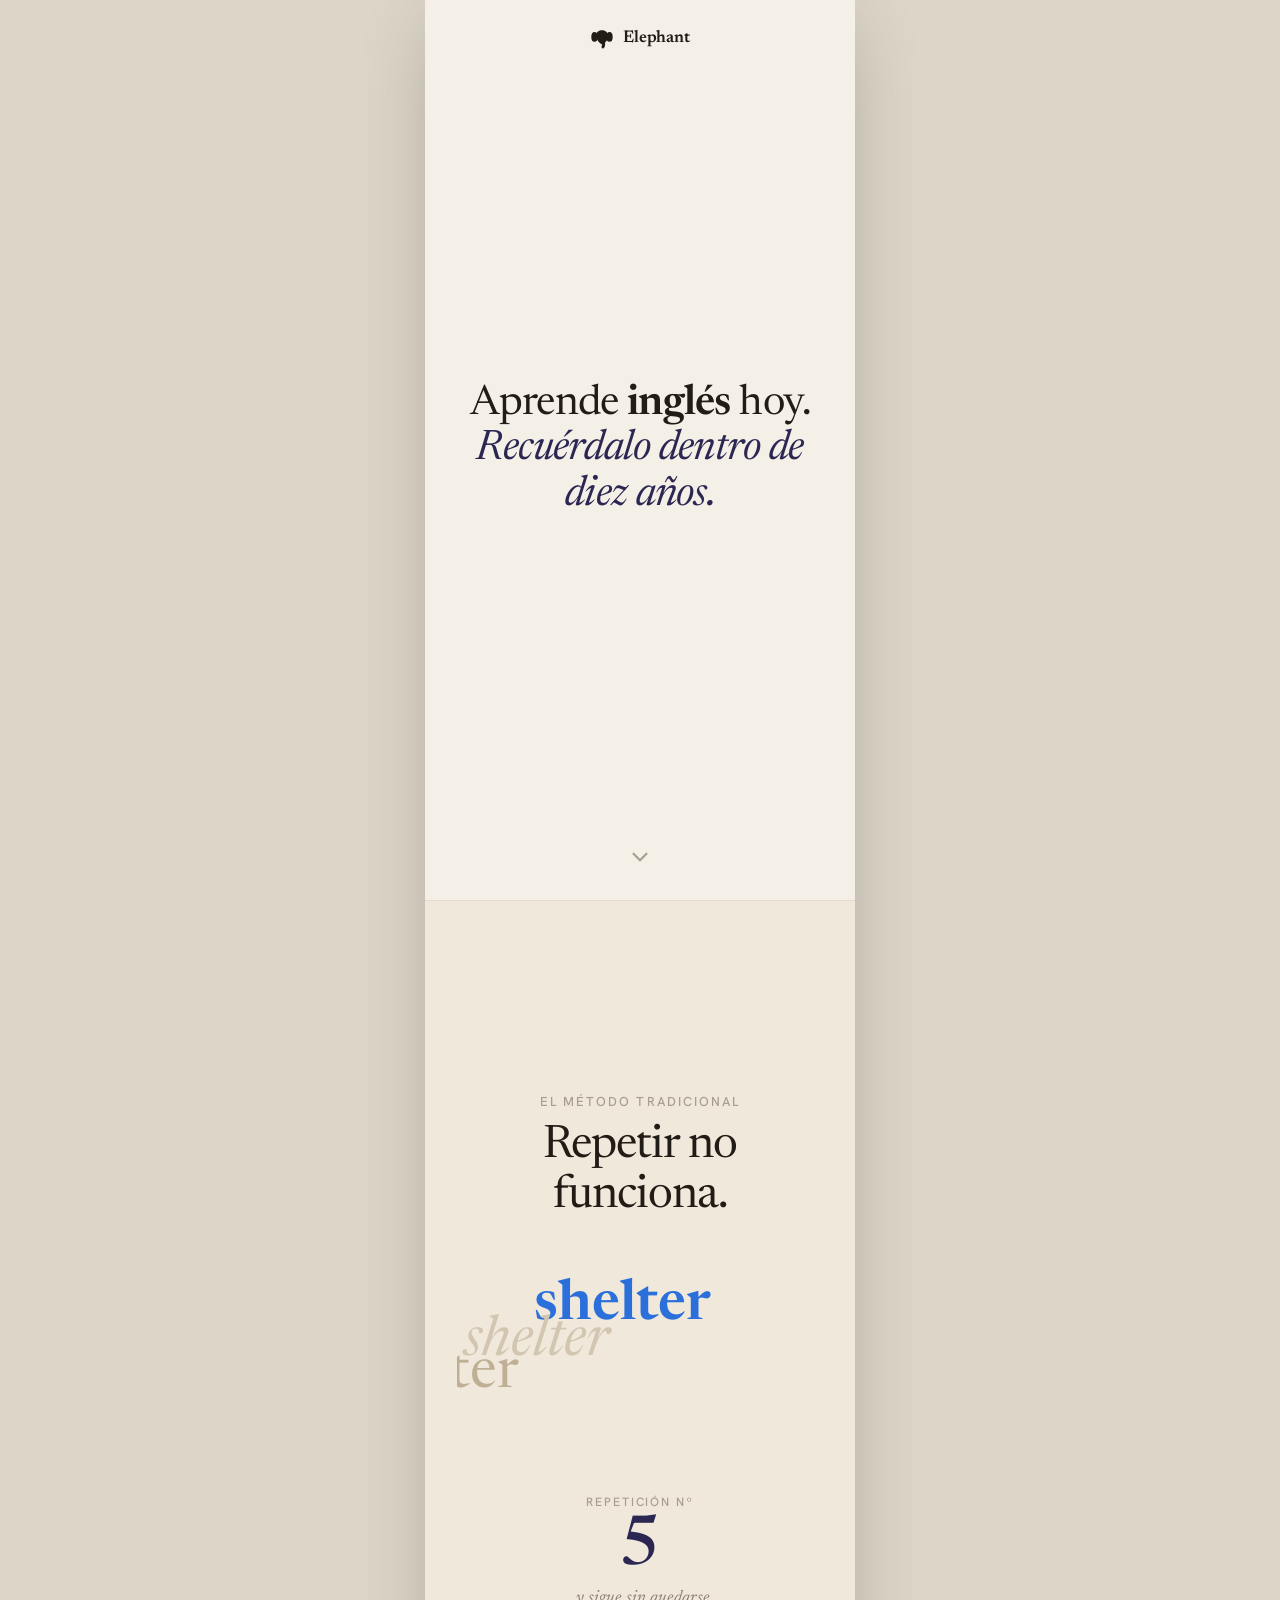
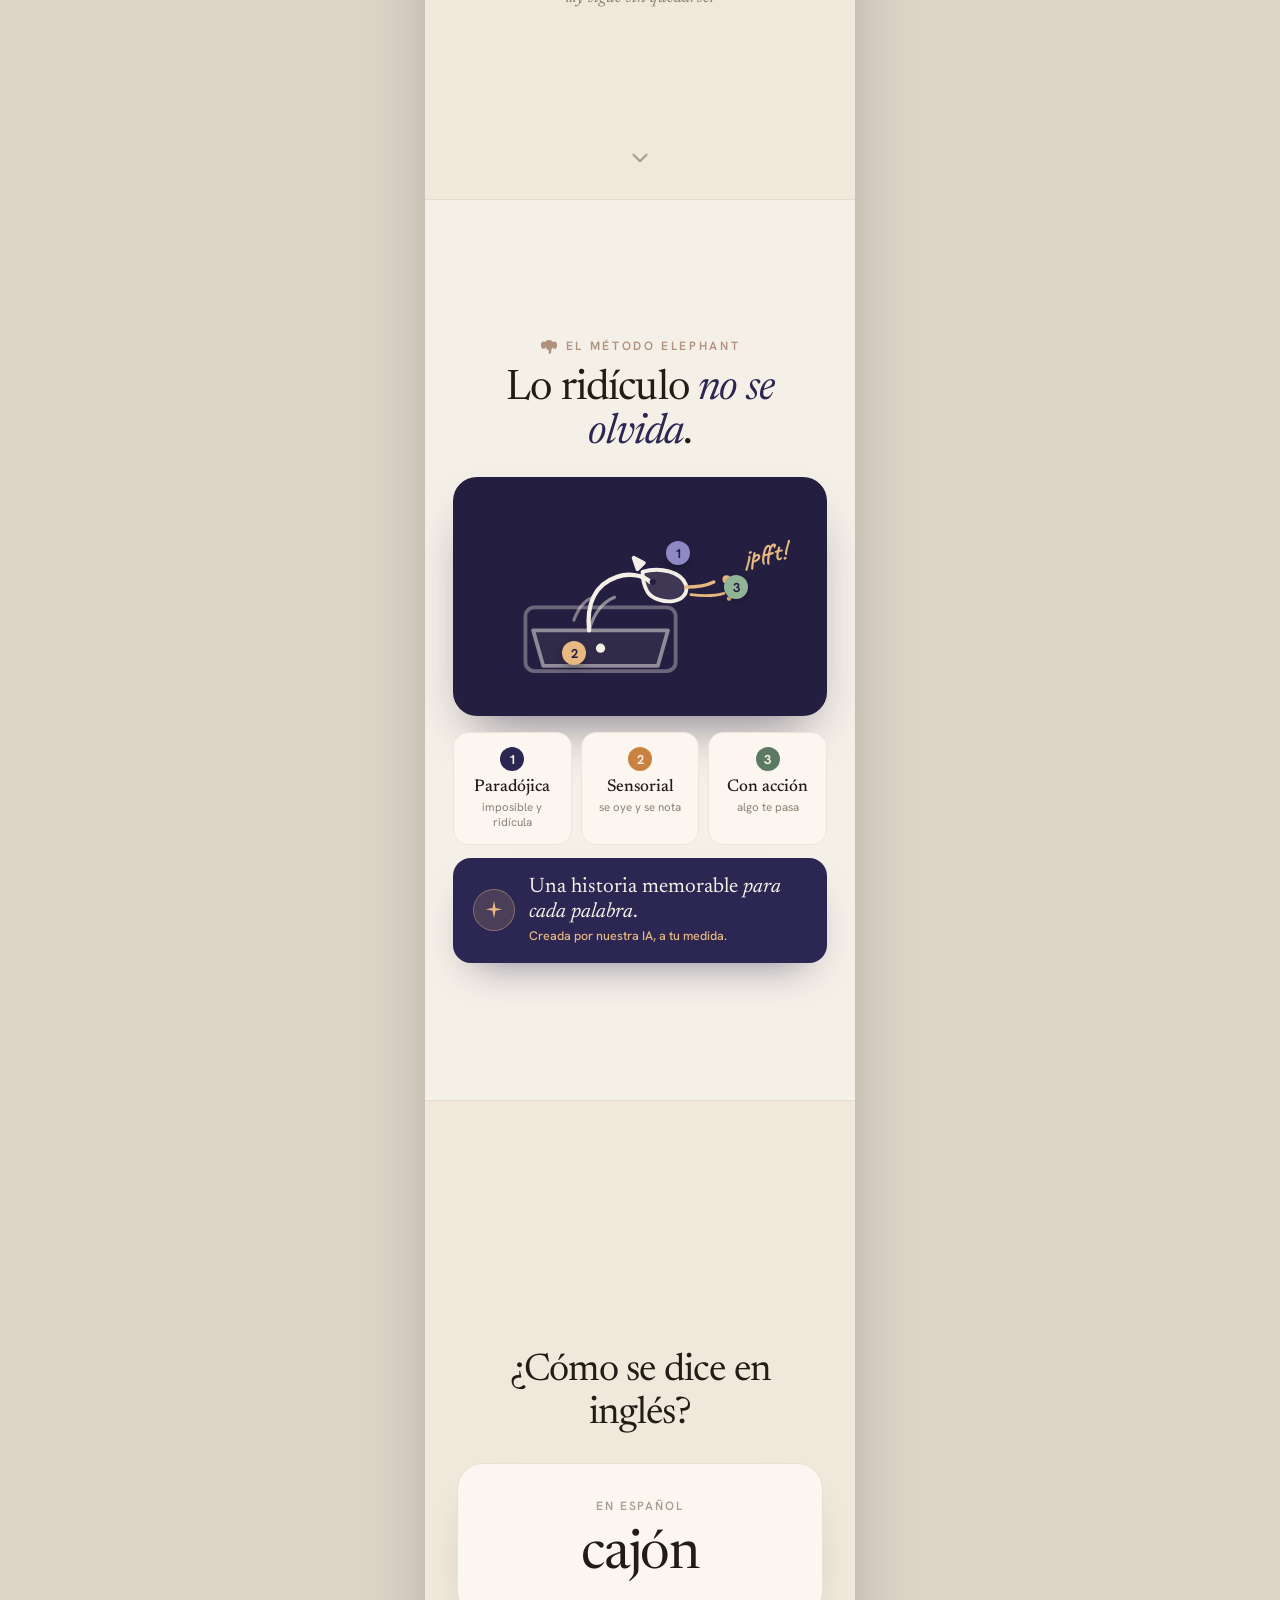
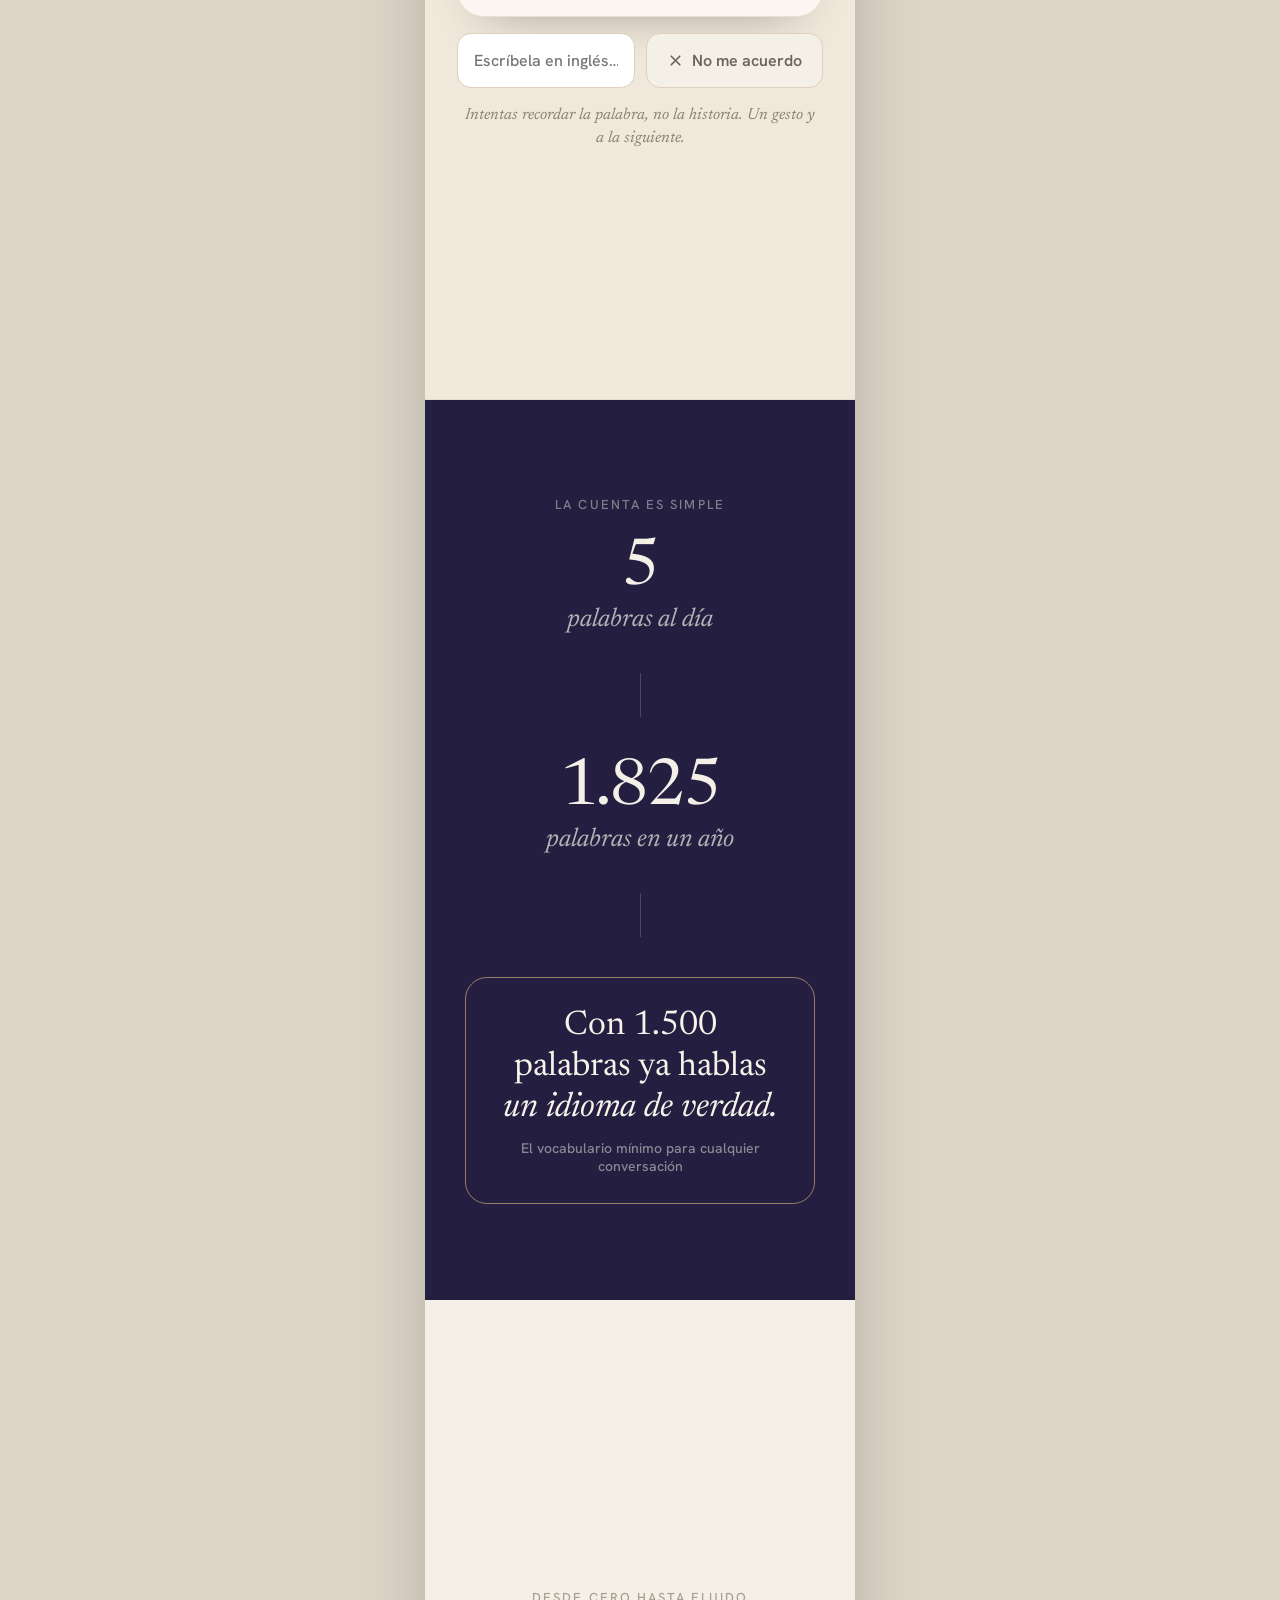
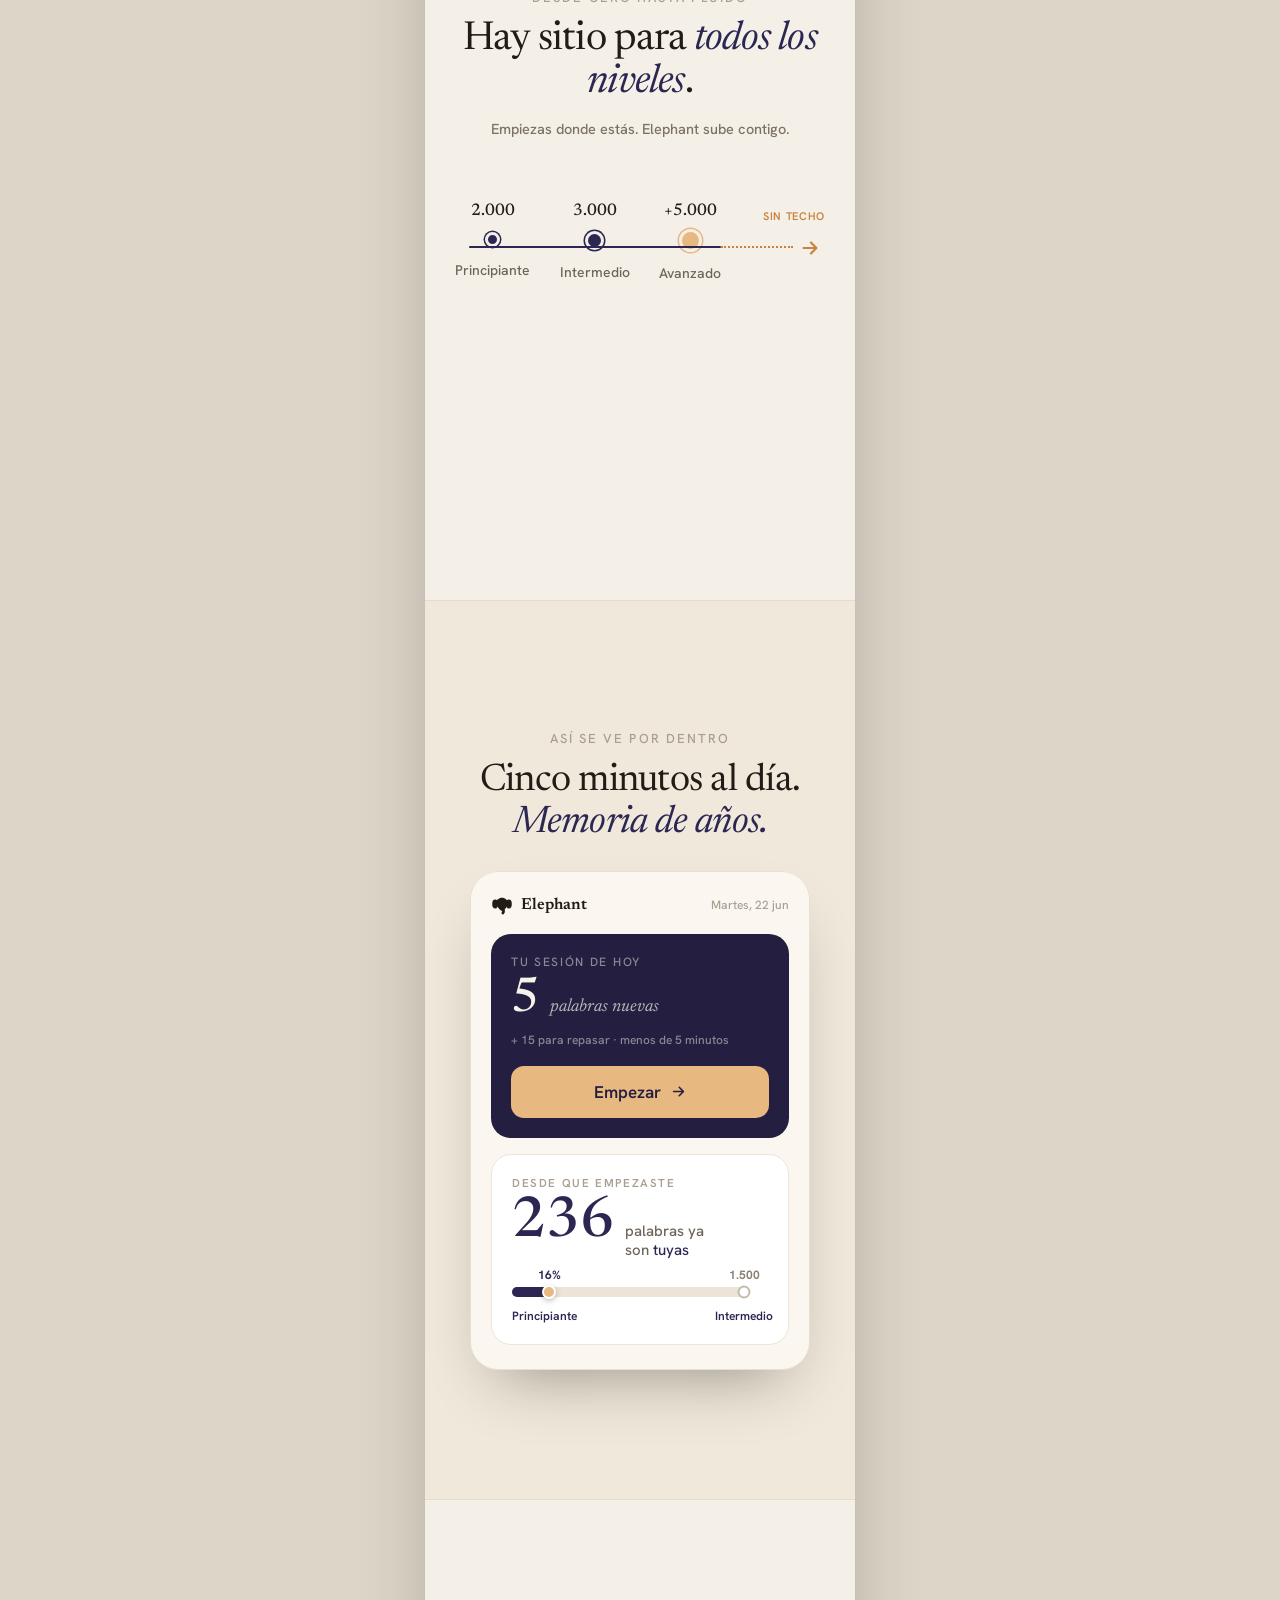
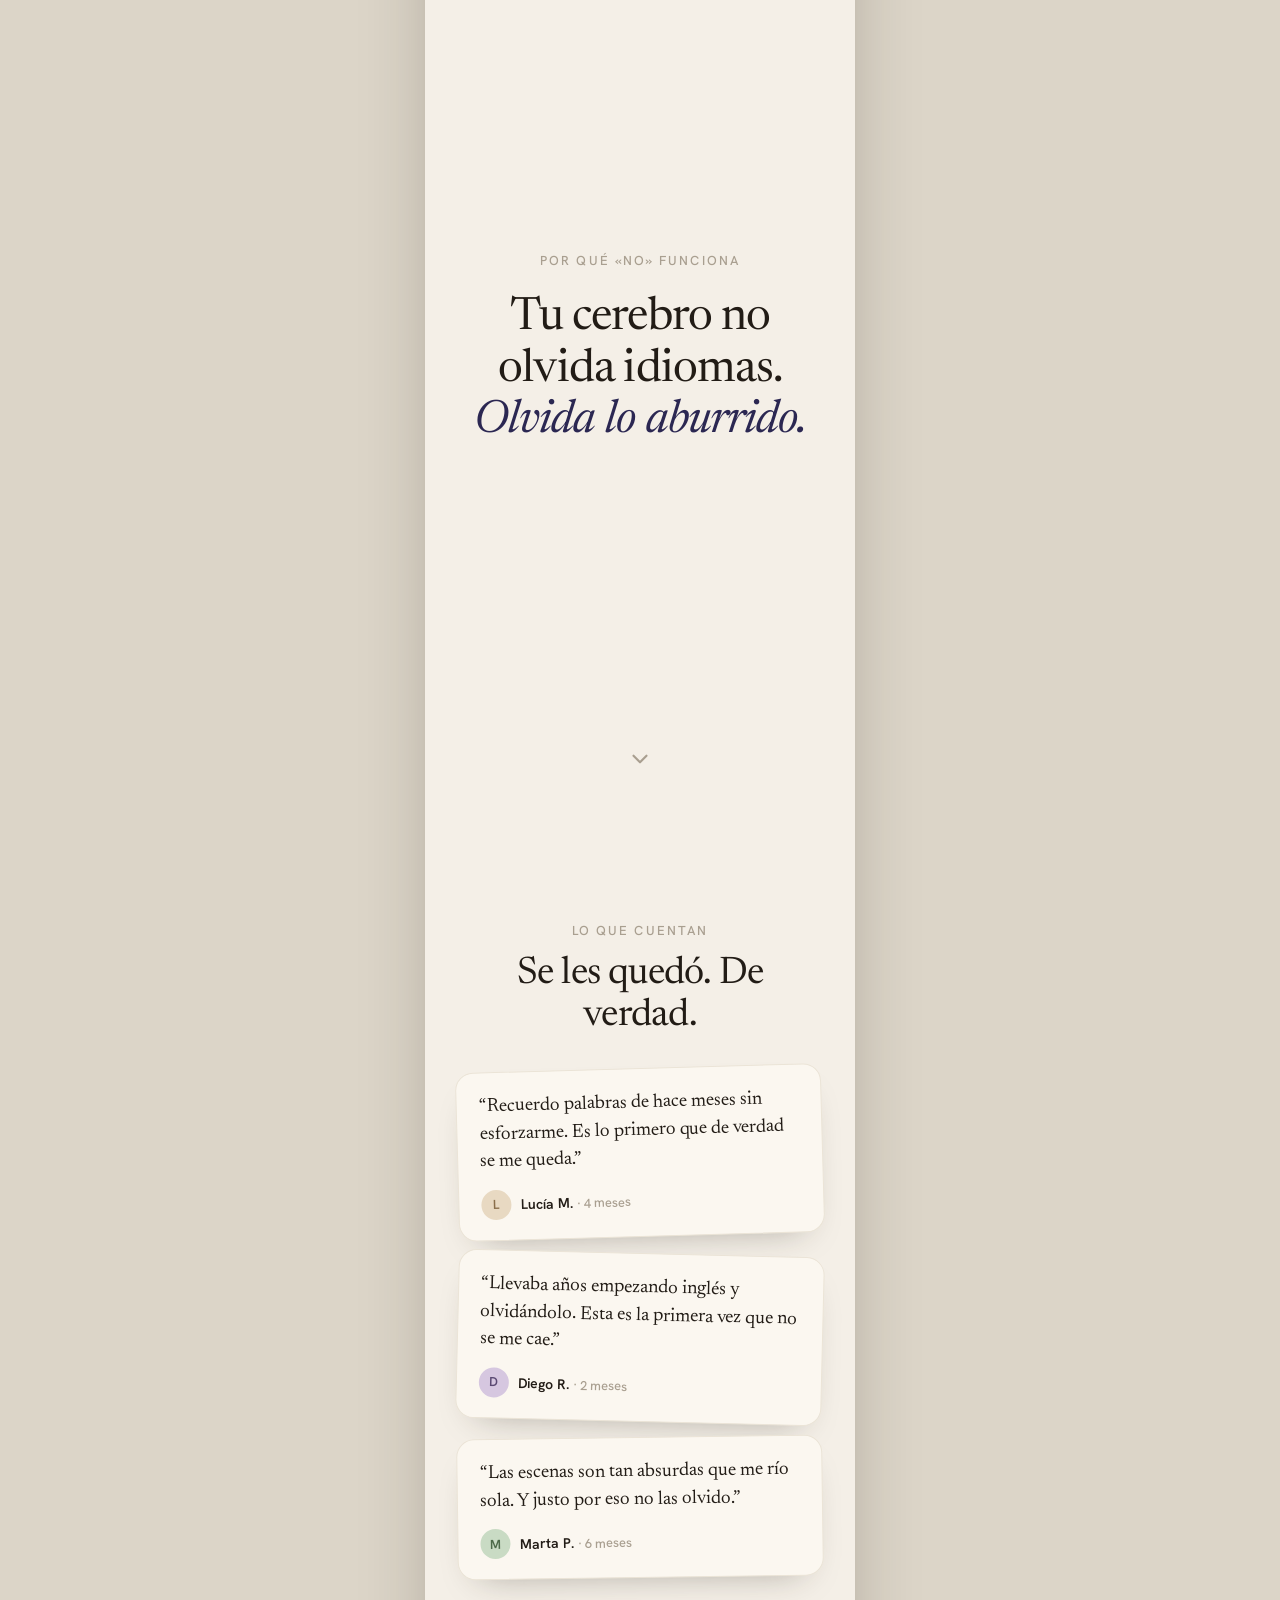
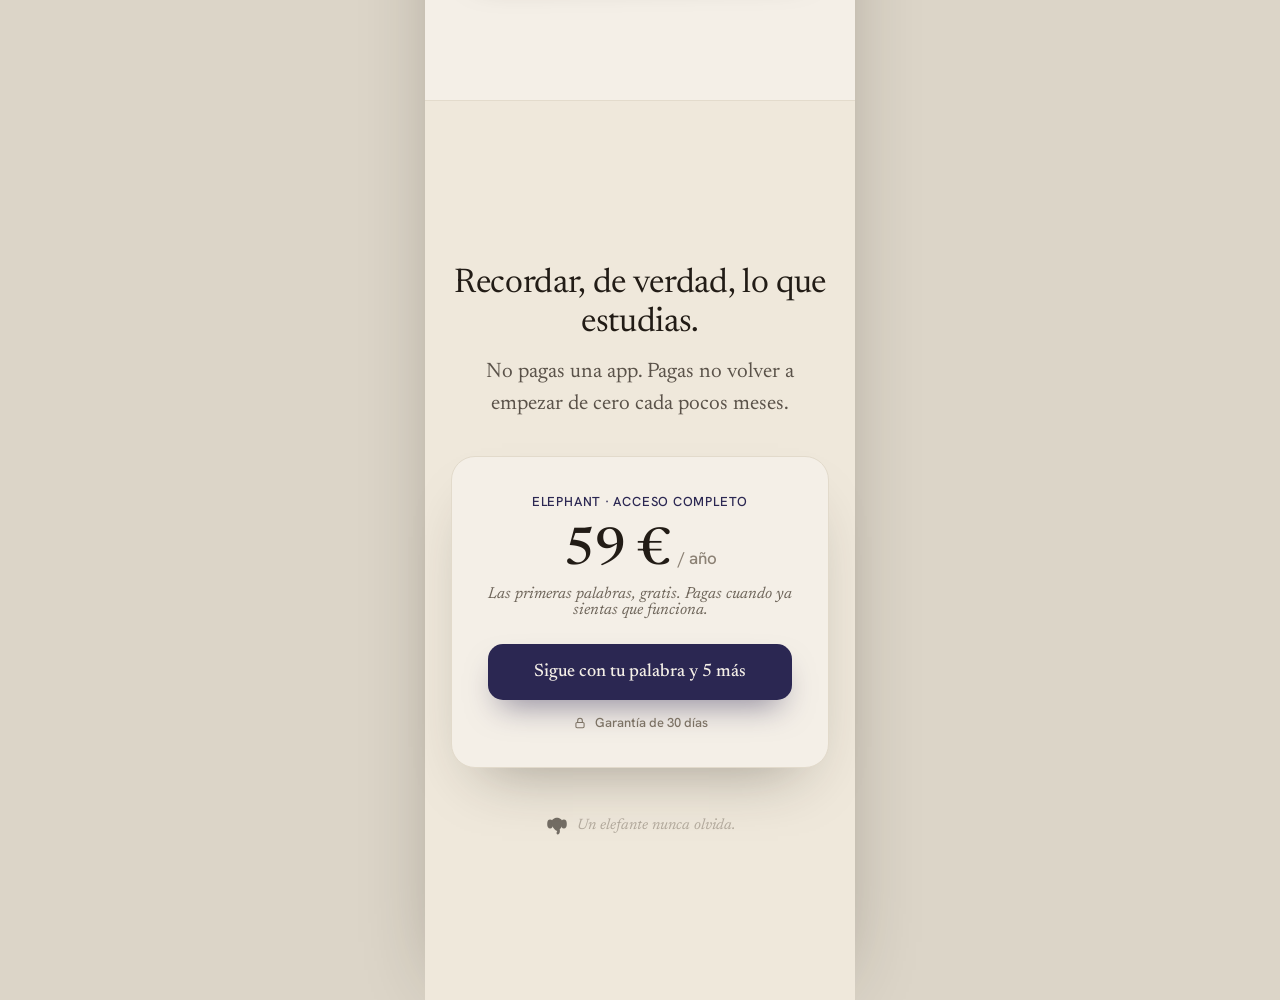
<file: landing/index.html>
<!DOCTYPE html>
<html lang="es">
<head>
<meta charset="utf-8">
<meta name="viewport" content="width=device-width, initial-scale=1, viewport-fit=cover">
<title>Elephant · Aprende inglés hoy. Recuérdalo dentro de diez años.</title>
<meta name="description" content="Elephant no enseña inglés: hace que recuerdes una palabra durante años. Mnemotecnia + repetición espaciada.">
<meta name="theme-color" content="#2B2752">
<link rel="manifest" href="manifest.webmanifest">
<link rel="icon" href="icon.svg" type="image/svg+xml">
<link rel="apple-touch-icon" href="icon.svg">
<link rel="preconnect" href="https://fonts.googleapis.com">
<link rel="preconnect" href="https://fonts.gstatic.com" crossorigin>
<link href="https://fonts.googleapis.com/css2?family=Caveat:wght@600;700&family=Hanken+Grotesk:wght@400;500;600;700&family=Newsreader:ital,opsz,wght@0,6..72,300;0,6..72,400;0,6..72,500;0,6..72,600;1,6..72,400;1,6..72,500&display=swap" rel="stylesheet">
<link rel="stylesheet" href="styles.css">
</head>
<body>
<div class="shell">

  <!-- ================= S1 · LA PROMESA ================= -->
  <section class="screen" style="align-items:center;justify-content:center;text-align:center;padding:clamp(56px,10vw,80px) clamp(20px,5vw,32px);">
    <div style="position:absolute;top:26px;left:0;right:0;display:flex;justify-content:center;align-items:center;gap:9px;">
      <svg width="24" height="24" viewBox="0 0 64 64"><g fill="#221C16"><ellipse cx="12" cy="29" rx="8.5" ry="13"/><ellipse cx="52" cy="29" rx="8.5" ry="13"/><path d="M16 26 C16 15 25 11 32 11 C39 11 48 15 48 26 C48 35 44 41 40 44 C40.5 49 41 53 38 57.5 C36 60.5 32 60.5 31 57.5 C30.2 55 31.5 51.5 33 49.5 C27 47 18 40 16 26 Z"/></g></svg>
      <span style="font:600 17px 'Newsreader',serif;letter-spacing:-0.01em;">Elephant</span>
    </div>

    <h1 style="font:400 clamp(34px,9vw,42px)/1.08 'Newsreader',serif;letter-spacing:-0.02em;margin:0;max-width:760px;">
      Aprende <strong style="font-weight:600;">inglés</strong> hoy.<br><span style="font-style:italic;color:#2B2752;">Recuérdalo dentro de diez años.</span>
    </h1>

    <div data-scroll="metodo" style="position:absolute;bottom:30px;left:0;right:0;display:flex;flex-direction:column;align-items:center;gap:6px;cursor:pointer;">
      <svg width="26" height="26" viewBox="0 0 24 24" fill="none" stroke="#A99F90" stroke-width="2" stroke-linecap="round" stroke-linejoin="round" style="animation:nudge 1.8s ease-in-out infinite;"><path d="M6 9 l6 6 6 -6"/></svg>
    </div>
  </section>

  <!-- ================= S2 · REPETIR NO FUNCIONA ================= -->
  <section id="metodo" class="screen" style="overflow:hidden;background:#EFE8DB;border-top:1px solid #E3DBCC;border-bottom:1px solid #E3DBCC;align-items:center;justify-content:center;gap:clamp(20px,5vw,36px);padding:clamp(56px,10vw,80px) clamp(20px,5vw,32px);">
    <div style="text-align:center;">
      <div style="font:500 13px 'Hanken Grotesk';letter-spacing:0.16em;text-transform:uppercase;color:#A99F90;">El método tradicional</div>
      <h2 style="font:400 clamp(32px,9vw,46px)/1.08 'Newsreader',serif;letter-spacing:-0.02em;margin:12px 0 0;">Repetir no funciona.</h2>
    </div>

    <!-- varias palabras cruzan; cada vez que una se ilumina en el centro, suma 1 -->
    <div id="repTrack" style="position:relative;width:100%;height:clamp(120px,30vw,200px);overflow:hidden;">
      <span data-rep="1" style="position:absolute;left:0;top:24%;transform:translate(-240px,-50%);font:400 clamp(34px,11vw,56px) 'Newsreader',serif;color:#C2B299;white-space:nowrap;will-change:transform;">shelter</span>
      <span data-rep="2" style="position:absolute;left:0;top:42%;transform:translate(-240px,-50%);font:400 clamp(34px,11vw,56px) 'Newsreader',serif;font-style:italic;color:#D2C6B0;white-space:nowrap;will-change:transform;">shelter</span>
      <span data-rep="3" style="position:absolute;left:0;top:58%;transform:translate(-240px,-50%);font:400 clamp(34px,11vw,56px) 'Newsreader',serif;color:#BFAF95;white-space:nowrap;will-change:transform;">shelter</span>
      <span data-rep="4" style="position:absolute;left:0;top:76%;transform:translate(-240px,-50%);font:400 clamp(34px,11vw,56px) 'Newsreader',serif;font-style:italic;color:#CBBCA4;white-space:nowrap;will-change:transform;">shelter</span>
    </div>

    <div style="text-align:center;">
      <div style="font:500 12px 'Hanken Grotesk';letter-spacing:0.16em;text-transform:uppercase;color:#A99F90;">repetición nº</div>
      <div id="repCount" style="font:500 clamp(48px,14vw,68px)/1 'Newsreader',serif;color:#2B2752;margin-top:4px;">0</div>
      <div style="font:400 clamp(15px,2.4vw,17px) 'Newsreader',serif;font-style:italic;color:#8B8174;margin-top:8px;">…y sigue sin quedarse.</div>
    </div>

    <div data-scroll="proceso" style="position:absolute;bottom:28px;left:0;right:0;display:flex;justify-content:center;cursor:pointer;">
      <svg width="26" height="26" viewBox="0 0 24 24" fill="none" stroke="#A99F90" stroke-width="2" stroke-linecap="round" stroke-linejoin="round" style="animation:nudge 1.8s ease-in-out infinite;"><path d="M6 9 l6 6 6 -6"/></svg>
    </div>
  </section>

  <!-- ================= S3 · EL MÉTODO ELEPHANT ================= -->
  <section id="proceso" class="screen" style="justify-content:center;padding:clamp(38px,8vw,54px) clamp(22px,6vw,28px);background:#F4EFE7;">
    <div style="width:100%;max-width:400px;margin:0 auto;">

      <div style="display:flex;align-items:center;justify-content:center;gap:8px;">
        <svg width="18" height="18" viewBox="0 0 64 64"><g fill="#B0917E"><ellipse cx="12" cy="29" rx="8.5" ry="13"/><ellipse cx="52" cy="29" rx="8.5" ry="13"/><path d="M16 26 C16 15 25 11 32 11 C39 11 48 15 48 26 C48 35 44 41 40 44 C40.5 49 41 53 38 57.5 C36 60.5 32 60.5 31 57.5 C30.2 55 31.5 51.5 33 49.5 C27 47 18 40 16 26 Z"/></g></svg>
        <div style="font:600 12px 'Hanken Grotesk';letter-spacing:0.22em;text-transform:uppercase;color:#B0917E;">El método Elephant</div>
      </div>
      <h2 style="font:400 clamp(32px,8.5vw,42px)/1.05 'Newsreader',serif;letter-spacing:-0.02em;margin:12px 0 0;color:#221C16;text-align:center;">Lo ridículo <span style="font-style:italic;color:#2B2752;">no se olvida</span>.</h2>

      <!-- HERO · la escena anotada -->
      <div style="margin-top:22px;background:#241F40;border-radius:24px;padding:20px 18px 22px;box-shadow:0 26px 52px -22px rgba(36,31,64,0.6);">
        <div style="position:relative;width:280px;height:191px;margin:6px auto 0;">
          <svg viewBox="0 0 220 150" width="280" height="191" style="display:block;position:absolute;inset:0;" fill="none" stroke="#F4EFE7" stroke-width="3" stroke-linecap="round" stroke-linejoin="round">
            <rect x="20" y="82" width="118" height="50" rx="7" stroke="rgba(244,239,231,0.34)"/>
            <path d="M26 100 L132 100 L124 128 L34 128 Z" fill="rgba(244,239,231,0.06)" stroke="rgba(244,239,231,0.5)"/>
            <circle cx="79" cy="114" r="3.6" fill="#F4EFE7" stroke="none"/>
            <path d="M70 100 C68 80 74 64 92 58 C100 55 112 56 118 62" stroke="#F4EFE7" stroke-width="3.4"/>
            <path d="M70 100 C74 86 80 78 90 74" stroke="rgba(244,239,231,0.5)" stroke-width="2.4"/>
            <path d="M112 54 C126 50 142 54 146 64 C148 70 144 76 136 77 C130 78 120 76 116 70 C113 65 112 59 112 54 Z" fill="rgba(244,239,231,0.12)" stroke="#F4EFE7"/>
            <path d="M58 92 q6 -16 16 -18" stroke="rgba(244,239,231,0.45)" stroke-width="2.4"/>
            <path d="M108 52 l-3 -9 l8 4 z" fill="#F4EFE7" stroke="#F4EFE7"/>
            <circle cx="120" cy="62" r="2.4" fill="#241F40" stroke="none"/>
            <path d="M146 66 q14 0 22 -4" stroke="#E8B881" stroke-width="2.6"/>
            <path d="M150 72 q16 2 26 -1" stroke="#E8B881" stroke-width="2.2"/>
            <circle cx="178" cy="60" r="3.2" fill="#E8B881" stroke="none"/>
            <circle cx="186" cy="68" r="2.4" fill="#E8B881" stroke="none"/>
            <circle cx="180" cy="75" r="1.8" fill="#E8B881" stroke="none"/>
          </svg>

          <!-- pins numerados -->
          <span style="position:absolute;left:178px;top:50px;transform:translate(-50%,-50%);width:24px;height:24px;border-radius:50%;background:#8E88C4;color:#241F40;display:flex;align-items:center;justify-content:center;font:700 13px 'Hanken Grotesk';box-shadow:0 4px 10px -3px rgba(0,0,0,0.5);">1</span>
          <span style="position:absolute;left:74px;top:150px;transform:translate(-50%,-50%);width:24px;height:24px;border-radius:50%;background:#E8B881;color:#241F40;display:flex;align-items:center;justify-content:center;font:700 13px 'Hanken Grotesk';box-shadow:0 4px 10px -3px rgba(0,0,0,0.5);">2</span>
          <span style="position:absolute;left:236px;top:84px;transform:translate(-50%,-50%);width:24px;height:24px;border-radius:50%;background:#8FB596;color:#241F40;display:flex;align-items:center;justify-content:center;font:700 13px 'Hanken Grotesk';box-shadow:0 4px 10px -3px rgba(0,0,0,0.5);">3</span>

          <!-- spit handwriting -->
          <span style="position:absolute;left:244px;top:34px;transform:rotate(-8deg);font:700 26px 'Caveat',cursive;color:#E8B881;animation:spitPop .5s cubic-bezier(.3,1.4,.5,1) both .3s;">¡pfft!</span>
        </div>
      </div>

      <!-- LEGEND · 3 reglas compactas -->
      <div style="display:flex;gap:9px;margin-top:16px;">
        <div style="flex:1;text-align:center;background:#FBF7F0;border:1px solid #EBE4D7;border-radius:15px;padding:14px 8px;">
          <span style="display:inline-flex;align-items:center;justify-content:center;width:24px;height:24px;border-radius:50%;background:#2B2752;color:#F4EFE7;font:700 13px 'Hanken Grotesk';margin-bottom:8px;">1</span>
          <div style="font:500 17px/1.05 'Newsreader',serif;color:#221C16;">Paradójica</div>
          <div style="font:400 11.5px/1.3 'Hanken Grotesk';color:#8B8174;margin-top:3px;">imposible y ridícula</div>
        </div>
        <div style="flex:1;text-align:center;background:#FBF7F0;border:1px solid #EBE4D7;border-radius:15px;padding:14px 8px;">
          <span style="display:inline-flex;align-items:center;justify-content:center;width:24px;height:24px;border-radius:50%;background:#C9823F;color:#F4EFE7;font:700 13px 'Hanken Grotesk';margin-bottom:8px;">2</span>
          <div style="font:500 17px/1.05 'Newsreader',serif;color:#221C16;">Sensorial</div>
          <div style="font:400 11.5px/1.3 'Hanken Grotesk';color:#8B8174;margin-top:3px;">se oye y se nota</div>
        </div>
        <div style="flex:1;text-align:center;background:#FBF7F0;border:1px solid #EBE4D7;border-radius:15px;padding:14px 8px;">
          <span style="display:inline-flex;align-items:center;justify-content:center;width:24px;height:24px;border-radius:50%;background:#5C7A61;color:#F4EFE7;font:700 13px 'Hanken Grotesk';margin-bottom:8px;">3</span>
          <div style="font:500 17px/1.05 'Newsreader',serif;color:#221C16;">Con acción</div>
          <div style="font:400 11.5px/1.3 'Hanken Grotesk';color:#8B8174;margin-top:3px;">algo te pasa</div>
        </div>
      </div>

      <!-- CIERRE · la IA como protagonista -->
      <div style="margin-top:13px;background:#2B2752;border-radius:18px;padding:18px 20px;display:flex;align-items:center;gap:14px;box-shadow:0 20px 42px -22px rgba(43,39,82,0.6);">
        <span style="display:inline-flex;align-items:center;justify-content:center;width:42px;height:42px;border-radius:50%;background:rgba(232,184,129,0.16);border:1px solid rgba(232,184,129,0.4);flex:none;"><svg width="20" height="20" viewBox="0 0 24 24" fill="#E8B881"><path d="M12 1 L13.8 9.5 L22 11.2 L13.8 13 L12 22 L10.2 13 L2 11.2 L10.2 9.5 Z"/></svg></span>
        <div>
          <div style="font:400 21px/1.18 'Newsreader',serif;color:#F7F3EA;">Una historia memorable <span style="font-style:italic;">para cada palabra</span>.</div>
          <div style="font:500 12.5px/1.35 'Hanken Grotesk';color:#E8B881;margin-top:3px;">Creada por nuestra IA, a tu medida.</div>
        </div>
      </div>

    </div>
  </section>

  <!-- ================= S4 · DEMO (interactiva) ================= -->
  <section id="demo" class="screen" style="align-items:center;justify-content:center;padding:clamp(48px,8vw,72px) clamp(20px,5vw,32px);background:#EFE8DB;border-top:1px solid #E3DBCC;border-bottom:1px solid #E3DBCC;">

    <!-- A · CURATED: input -->
    <div data-c="input" style="width:100%;max-width:460px;text-align:center;">
      <h2 style="font:400 clamp(28px,7vw,38px)/1.15 'Newsreader',serif;letter-spacing:-0.02em;margin:0 0 26px;max-width:360px;margin-left:auto;margin-right:auto;">¿Cómo se dice en inglés?</h2>

      <div style="background:#FBF7F0;border:1px solid #E8E1D3;border-radius:26px;padding:clamp(28px,5vw,34px) clamp(22px,4vw,28px);box-shadow:0 22px 50px -30px rgba(40,34,24,0.45);">
        <div style="font:600 12px 'Hanken Grotesk';letter-spacing:0.16em;text-transform:uppercase;color:#A99F90;">En español</div>
        <div style="font:400 clamp(44px,11vw,54px)/1 'Newsreader',serif;letter-spacing:-0.02em;margin:14px 0 0;">cajón</div>
      </div>

      <div style="display:flex;gap:11px;margin-top:16px;">
        <input id="curatedInput" placeholder="Escríbela en inglés…" style="flex:1;min-width:0;background:#fff;border:1.5px solid #DDD0BC;color:#221C16;border-radius:14px;padding:16px;font:500 16px 'Hanken Grotesk';outline:none;" />
        <button data-act="revealCurated" style="flex:1;display:flex;align-items:center;justify-content:center;gap:8px;background:#F4EFE7;border:1.5px solid #DDD0BC;color:#6E655A;border-radius:14px;padding:16px;font:600 16px 'Hanken Grotesk';cursor:pointer;">
          <svg width="17" height="17" viewBox="0 0 24 24" fill="none" stroke="#6E655A" stroke-width="2.4" stroke-linecap="round" stroke-linejoin="round"><path d="M6 6 l12 12 M18 6 l-12 12"/></svg>No me acuerdo
        </button>
      </div>
      <p style="font:400 16px/1.45 'Newsreader',serif;font-style:italic;color:#8B8174;margin:16px auto 0;max-width:360px;">Intentas recordar la palabra, no la historia. Un gesto y a la siguiente.</p>
    </div>

    <!-- A2 · LOADING NARRADO (curado) -->
    <div data-c="loading" hidden style="width:100%;max-width:460px;">
      <div style="background:#FBF7F0;border:1px solid #E8E1D3;border-radius:26px;padding:clamp(26px,5vw,32px) clamp(22px,4vw,28px);box-shadow:0 22px 50px -30px rgba(40,34,24,0.45);text-align:center;animation:fadeUp .3s ease both;">
        <svg width="42" height="42" viewBox="0 0 64 64" style="animation:floaty 2.4s ease-in-out infinite;"><g fill="#2B2752"><ellipse cx="12" cy="29" rx="8.5" ry="13"/><ellipse cx="52" cy="29" rx="8.5" ry="13"/><path d="M16 26 C16 15 25 11 32 11 C39 11 48 15 48 26 C48 35 44 41 40 44 C40.5 49 41 53 38 57.5 C36 60.5 32 60.5 31 57.5 C30.2 55 31.5 51.5 33 49.5 C27 47 18 40 16 26 Z"/></g></svg>
        <div class="loadingSteps" data-mode="curated" style="display:flex;flex-direction:column;margin:16px auto 0;max-width:340px;"></div>
        <div style="margin-top:14px;border-top:1px solid #EAE2D3;padding-top:14px;">
          <p style="font:400 13.5px/1.55 'Hanken Grotesk';color:#8B8174;margin:0 auto;max-width:360px;">Tu cerebro recuerda una imagen rara muchísimo mejor que una pareja de palabras. La historia es solo un andamio: en unos días se cae sola y te queda la palabra.</p>
        </div>
      </div>
    </div>

    <!-- B · REVELACIÓN / ÉXITO -->
    <div data-c="ready" hidden style="width:100%;max-width:560px;">

      <!-- B0 · ACERTASTE -->
      <div data-c="success" hidden style="text-align:center;animation:fadeUp .35s ease both;">
        <div style="width:74px;height:74px;border-radius:50%;background:rgba(92,122,97,0.14);display:flex;align-items:center;justify-content:center;margin:0 auto 18px;">
          <div style="width:50px;height:50px;border-radius:50%;background:#5C7A61;display:flex;align-items:center;justify-content:center;"><svg width="26" height="26" viewBox="0 0 24 24" fill="none" stroke="#F4EFE7" stroke-width="2.6" stroke-linecap="round" stroke-linejoin="round"><path d="M4 12 l5 5 L20 6"/></svg></div>
        </div>
        <div style="font:500 13px 'Hanken Grotesk';letter-spacing:0.16em;text-transform:uppercase;color:#5C7A61;">¡Correcto!</div>
        <div style="display:flex;align-items:baseline;justify-content:center;gap:12px;flex-wrap:wrap;margin-top:10px;">
          <span style="font:400 clamp(32px,8vw,42px)/1 'Newsreader',serif;color:#A99F90;text-decoration:line-through;text-decoration-thickness:1.5px;">cajón</span>
          <svg width="22" height="22" viewBox="0 0 24 24" fill="none" stroke="#C9823F" stroke-width="2.2" stroke-linecap="round" stroke-linejoin="round"><path d="M5 12 h13 M13 7 l5 5 -5 5"/></svg>
          <span style="font:500 clamp(40px,11vw,54px)/1 'Newsreader',serif;color:#2B2752;letter-spacing:-0.015em;">drawer</span>
        </div>
        <p style="font:400 clamp(19px,2.8vw,23px)/1.45 'Newsreader',serif;color:#3E372E;margin:20px auto 0;max-width:380px;">Ya te la sabías. Pero, ¿seguirás acordándote <span style="font-style:italic;color:#2B2752;">dentro de un año</span>?</p>
        <p style="font:400 16px/1.5 'Hanken Grotesk';color:#8B8174;margin:12px auto 0;max-width:360px;">Eso es justo lo que entrena Elephant. Prueba con una que quizá no sepas:</p>
      </div>

      <!-- tarjeta de escena curada (drawer) -->
      <div data-c="curatedCard" hidden>
        <div style="font:500 13px 'Hanken Grotesk';letter-spacing:0.14em;text-transform:uppercase;color:#A99F90;text-align:center;margin-bottom:18px;">La escena que no se borra</div>

        <div style="border-radius:26px;background:#241F40;padding:26px 24px;box-shadow:0 28px 56px -20px rgba(36,31,64,0.6),inset 0 1px 0 rgba(255,255,255,0.08);">
          <div style="font:600 12px 'Hanken Grotesk';letter-spacing:0.16em;text-transform:uppercase;color:rgba(244,239,231,0.42);text-align:center;">Cajón en inglés</div>
          <div style="display:flex;align-items:baseline;justify-content:center;gap:12px;flex-wrap:wrap;margin-top:6px;">
            <div style="font:500 clamp(44px,12vw,58px)/1 'Newsreader',serif;color:#F7F3EA;letter-spacing:-0.015em;">drawer</div>
            <div style="font:400 18px 'Newsreader',serif;font-style:italic;color:rgba(244,239,231,0.55);">/ˈdrɔː.ər/</div>
          </div>

          <!-- PASO 1 -->
          <div style="margin-top:22px;border:1px solid rgba(232,184,129,0.4);background:rgba(232,184,129,0.08);border-radius:18px;padding:18px 16px;">
            <div style="display:inline-flex;align-items:center;gap:8px;background:rgba(232,184,129,0.18);border-radius:999px;padding:5px 13px;margin-bottom:14px;"><span style="font:700 11px 'Hanken Grotesk';letter-spacing:0.08em;color:#E8B881;">PASO 1</span><span style="font:500 12px 'Hanken Grotesk';color:rgba(244,239,231,0.7);">una palabra que suena igual</span></div>
            <div style="display:flex;align-items:center;justify-content:center;gap:10px;flex-wrap:wrap;">
              <span style="font:500 26px 'Newsreader',serif;color:#F7F3EA;"><span style="color:#E8B881;font-weight:600;">draw</span>er</span>
              <svg width="18" height="18" viewBox="0 0 24 24" fill="none" stroke="rgba(232,184,129,0.7)" stroke-width="2.2" stroke-linecap="round" stroke-linejoin="round"><path d="M5 12 h13 M13 7 l5 5 -5 5"/></svg>
              <span style="font:700 18px 'Hanken Grotesk';color:#E8B881;letter-spacing:0.04em;">«dro»</span>
              <svg width="18" height="18" viewBox="0 0 24 24" fill="none" stroke="rgba(232,184,129,0.7)" stroke-width="2.2" stroke-linecap="round" stroke-linejoin="round"><path d="M5 12 h13 M13 7 l5 5 -5 5"/></svg>
              <span style="font:500 26px 'Newsreader',serif;color:#F7F3EA;"><span style="color:#E8B881;font-weight:600;">DRO</span>medario</span>
            </div>
          </div>

          <!-- PASO 2 -->
          <div style="margin-top:14px;border:1px solid rgba(244,239,231,0.12);background:rgba(244,239,231,0.04);border-radius:18px;padding:18px 16px;">
            <div style="display:inline-flex;align-items:center;gap:8px;background:rgba(244,239,231,0.1);border-radius:999px;padding:5px 13px;margin-bottom:14px;"><span style="font:700 11px 'Hanken Grotesk';letter-spacing:0.08em;color:#F4EFE7;">PASO 2</span><span style="font:500 12px 'Hanken Grotesk';color:rgba(244,239,231,0.7);">una historia que no se olvida</span></div>
            <div style="border-radius:14px;background:rgba(244,239,231,0.05);padding:12px;display:flex;justify-content:center;">
              <svg viewBox="0 0 220 150" width="100%" style="max-width:230px;display:block;" fill="none" stroke="#F4EFE7" stroke-width="3" stroke-linecap="round" stroke-linejoin="round">
                <rect x="20" y="82" width="118" height="50" rx="7" stroke="rgba(244,239,231,0.34)"/>
                <path d="M26 100 L132 100 L124 128 L34 128 Z" fill="rgba(244,239,231,0.06)" stroke="rgba(244,239,231,0.5)"/>
                <circle cx="79" cy="114" r="3.6" fill="#F4EFE7" stroke="none"/>
                <path d="M70 100 C68 80 74 64 92 58 C100 55 112 56 118 62" stroke="#F4EFE7" stroke-width="3.4"/>
                <path d="M70 100 C74 86 80 78 90 74" stroke="rgba(244,239,231,0.5)" stroke-width="2.4"/>
                <path d="M112 54 C126 50 142 54 146 64 C148 70 144 76 136 77 C130 78 120 76 116 70 C113 65 112 59 112 54 Z" fill="rgba(244,239,231,0.12)" stroke="#F4EFE7"/>
                <path d="M58 92 q6 -16 16 -18" stroke="rgba(244,239,231,0.45)" stroke-width="2.4"/>
                <path d="M108 52 l-3 -9 l8 4 z" fill="#F4EFE7" stroke="#F4EFE7"/>
                <circle cx="120" cy="62" r="2.4" fill="#241F40" stroke="none"/>
                <path d="M146 66 q14 0 22 -4" stroke="#E8B881" stroke-width="2.6"/>
                <path d="M150 72 q16 2 26 -1" stroke="#E8B881" stroke-width="2.2"/>
                <circle cx="178" cy="60" r="3.2" fill="#E8B881" stroke="none"/>
                <circle cx="186" cy="68" r="2.4" fill="#E8B881" stroke="none"/>
                <circle cx="180" cy="75" r="1.8" fill="#E8B881" stroke="none"/>
              </svg>
            </div>
            <div style="margin-top:14px;font:400 clamp(21px,4vw,27px)/1.42 'Newsreader',serif;color:#F7F3EA;letter-spacing:-0.005em;">
              Abres el <span style="text-decoration:underline;text-decoration-color:rgba(232,184,129,0.85);text-underline-offset:5px;text-decoration-thickness:1.5px;">cajón</span> y un <span style="color:#E8B881;font-weight:600;">DRO</span>medario asoma la cabeza entre tus calcetines y braguitas y te escupe en plena cara.
            </div>
          </div>

          <!-- PASO 3 -->
          <div style="margin-top:14px;border:1px solid rgba(232,184,129,0.4);background:rgba(232,184,129,0.08);border-radius:18px;padding:18px 16px;">
            <div style="display:inline-flex;align-items:center;gap:8px;background:rgba(232,184,129,0.18);border-radius:999px;padding:5px 13px;margin-bottom:14px;"><span style="font:700 11px 'Hanken Grotesk';letter-spacing:0.08em;color:#E8B881;">PASO 3</span><span style="font:500 12px 'Hanken Grotesk';color:rgba(244,239,231,0.7);">cierra los ojos e imagínala</span></div>
            <button data-act="sayDrawer" style="display:flex;align-items:center;justify-content:center;gap:11px;width:100%;background:#E8B881;color:#241F40;border:none;border-radius:14px;padding:16px;font:600 17px 'Hanken Grotesk';cursor:pointer;box-shadow:0 12px 26px -10px rgba(232,184,129,0.5);">
              <svg width="20" height="20" viewBox="0 0 24 24" fill="none" stroke="#241F40" stroke-width="2.1" stroke-linecap="round" stroke-linejoin="round"><path d="M2 9 c4 5 16 5 20 0"/><path d="M4 13 l-1.6 2.2"/><path d="M9 15 l-0.9 2.4"/><path d="M15 15 l0.9 2.4"/><path d="M20 13 l1.6 2.2"/></svg>
              Cierra los ojos e imagínala en tu cabeza
            </button>
          </div>
        </div>

        <div style="text-align:center;margin-top:18px;">
          <button data-act="scrollToTry" style="display:inline-flex;align-items:center;gap:8px;background:none;border:1.5px solid rgba(34,28,22,0.18);border-radius:13px;padding:13px 26px;font:500 16px 'Newsreader',serif;color:#221C16;cursor:pointer;">
            Continuar
            <svg width="17" height="17" viewBox="0 0 24 24" fill="none" stroke="#221C16" stroke-width="2" stroke-linecap="round" stroke-linejoin="round"><path d="M6 9 l6 6 6 -6"/></svg>
          </button>
        </div>

        <p style="text-align:center;font:400 clamp(20px,2.6vw,24px)/1.4 'Newsreader',serif;color:#221C16;margin:30px auto 0;max-width:420px;">No la memorizaste. Pero ya no se te va.</p>
      </div>

      <!-- C · PRUEBA CON LA TUYA (live) -->
      <div id="try" style="margin-top:30px;background:#FBF7F0;border:1px solid #E8E1D3;border-radius:24px;padding:clamp(22px,4vw,30px);box-shadow:0 18px 44px -28px rgba(40,34,24,0.4);">

        <!-- pick -->
        <div data-l="pick" style="text-align:center;">
          <div style="font:500 13px 'Hanken Grotesk';letter-spacing:0.14em;text-transform:uppercase;color:#A99F90;">¿Quieres aprender otra palabra?</div>
          <p style="font:400 clamp(20px,2.6vw,24px)/1.35 'Newsreader',serif;margin:12px auto 22px;max-width:380px;">Elige una y verás tu escena.</p>
          <div id="pickWords" style="display:flex;flex-wrap:wrap;gap:11px;justify-content:center;"></div>
        </div>

        <!-- assoc -->
        <div data-l="assoc" hidden style="text-align:center;animation:fadeUp .35s ease both;">
          <div style="font:600 12px 'Hanken Grotesk';letter-spacing:0.16em;text-transform:uppercase;color:#A99F90;">En español</div>
          <div data-bind="liveWord" style="font:400 clamp(36px,9vw,48px)/1 'Newsreader',serif;letter-spacing:-0.015em;margin:10px 0 0;"></div>
          <div style="font:600 13px 'Hanken Grotesk';letter-spacing:0.16em;text-transform:uppercase;color:#A99F90;margin:22px auto 14px;">En inglés</div>
          <button data-act="submitAssoc" style="display:flex;align-items:center;justify-content:center;gap:9px;width:100%;background:#2B2752;color:#F4EFE7;border:none;border-radius:14px;padding:16px;font:500 18px 'Newsreader',serif;cursor:pointer;box-shadow:0 14px 30px -12px rgba(43,39,82,0.5);"><svg width="18" height="18" viewBox="0 0 24 24" fill="#E8B881"><path d="M12 1 L13.8 9.5 L22 11.2 L13.8 13 L12 22 L10.2 13 L2 11.2 L10.2 9.5 Z"/></svg>Genera mi historia</button>
          <div style="margin-top:12px;"><button data-act="resetLive" style="background:none;border:none;font:500 14px 'Hanken Grotesk';color:#8B8174;cursor:pointer;">elegir otra</button></div>
        </div>

        <!-- loading -->
        <div data-l="loading" hidden style="text-align:center;padding:8px 0 4px;animation:fadeUp .3s ease both;">
          <svg width="42" height="42" viewBox="0 0 64 64" style="animation:floaty 2.4s ease-in-out infinite;"><g fill="#2B2752"><ellipse cx="12" cy="29" rx="8.5" ry="13"/><ellipse cx="52" cy="29" rx="8.5" ry="13"/><path d="M16 26 C16 15 25 11 32 11 C39 11 48 15 48 26 C48 35 44 41 40 44 C40.5 49 41 53 38 57.5 C36 60.5 32 60.5 31 57.5 C30.2 55 31.5 51.5 33 49.5 C27 47 18 40 16 26 Z"/></g></svg>
          <div class="loadingSteps" data-mode="live" style="display:flex;flex-direction:column;margin:16px auto 0;max-width:340px;"></div>
          <div style="margin-top:14px;border-top:1px solid #EAE2D3;padding-top:14px;">
            <p style="font:400 13.5px/1.55 'Hanken Grotesk';color:#8B8174;margin:0 auto;max-width:360px;">Tu cerebro recuerda una imagen rara muchísimo mejor que una pareja de palabras. La historia es solo un andamio: en unos días se cae sola y te queda la palabra.</p>
          </div>
        </div>

        <!-- done -->
        <div data-l="done" hidden>
          <div class="anim-reveal">
            <div style="border-radius:22px;background:#241F40;padding:24px 22px;box-shadow:0 22px 46px -20px rgba(36,31,64,0.55);">
              <div style="font:600 11px 'Hanken Grotesk';letter-spacing:0.16em;text-transform:uppercase;color:rgba(244,239,231,0.42);"><span data-bind="liveWord"></span> en inglés</div>
              <div style="display:flex;align-items:baseline;gap:12px;flex-wrap:wrap;margin-top:6px;">
                <div data-bind="sceneEng" style="font:500 clamp(36px,10vw,48px)/1 'Newsreader',serif;color:#F7F3EA;letter-spacing:-0.015em;"></div>
                <div data-bind="scenePron" style="font:400 16px 'Newsreader',serif;font-style:italic;color:rgba(244,239,231,0.55);"></div>
              </div>

              <!-- PASO 1 -->
              <div style="margin-top:22px;border:1px solid rgba(232,184,129,0.4);background:rgba(232,184,129,0.08);border-radius:18px;padding:18px 16px;">
                <div style="display:inline-flex;align-items:center;gap:8px;background:rgba(232,184,129,0.18);border-radius:999px;padding:5px 13px;margin-bottom:14px;"><span style="font:700 11px 'Hanken Grotesk';letter-spacing:0.08em;color:#E8B881;">PASO 1</span><span style="font:500 12px 'Hanken Grotesk';color:rgba(244,239,231,0.7);">una palabra que suena igual</span></div>
                <div style="display:flex;align-items:center;justify-content:center;gap:12px;flex-wrap:wrap;">
                  <span data-bind="sceneEng" style="font:500 26px 'Newsreader',serif;color:#F7F3EA;"></span>
                  <svg width="18" height="18" viewBox="0 0 24 24" fill="none" stroke="rgba(232,184,129,0.7)" stroke-width="2.2" stroke-linecap="round" stroke-linejoin="round"><path d="M5 12 h13 M13 7 l5 5 -5 5"/></svg>
                  <span data-bind="sceneHook" style="font:700 22px 'Hanken Grotesk';color:#E8B881;letter-spacing:0.02em;"></span>
                </div>
                <div data-bind="sceneGloss" style="text-align:center;font:500 12.5px 'Hanken Grotesk';color:rgba(232,184,129,0.9);margin-top:10px;"></div>
              </div>

              <!-- PASO 2 -->
              <div style="margin-top:14px;border:1px solid rgba(244,239,231,0.12);background:rgba(244,239,231,0.04);border-radius:18px;padding:18px 16px;">
                <div style="display:inline-flex;align-items:center;gap:8px;background:rgba(244,239,231,0.1);border-radius:999px;padding:5px 13px;margin-bottom:14px;"><span style="font:700 11px 'Hanken Grotesk';letter-spacing:0.08em;color:#F4EFE7;">PASO 2</span><span style="font:500 12px 'Hanken Grotesk';color:rgba(244,239,231,0.7);">una historia que no se olvida</span></div>
                <div style="border-radius:14px;background:rgba(244,239,231,0.05);padding:12px;display:flex;justify-content:center;">
                  <div id="liveArt"></div>
                </div>
                <div data-bind="sceneNode" style="margin-top:14px;font:400 clamp(21px,4vw,27px)/1.42 'Newsreader',serif;color:#F7F3EA;letter-spacing:-0.005em;"></div>
              </div>
              <!-- PASO 3 -->
              <div style="margin-top:18px;border:1px solid rgba(232,184,129,0.4);background:rgba(232,184,129,0.08);border-radius:16px;padding:15px 14px;">
                <div style="display:inline-flex;align-items:center;gap:8px;background:rgba(232,184,129,0.18);border-radius:999px;padding:5px 12px;margin-bottom:12px;"><span style="font:700 11px 'Hanken Grotesk';letter-spacing:0.08em;color:#E8B881;">PASO 3</span><span style="font:500 12px 'Hanken Grotesk';color:rgba(244,239,231,0.7);">cierra los ojos e imagínala</span></div>
                <button data-act="sayEng" style="display:flex;align-items:center;justify-content:center;gap:10px;width:100%;background:#E8B881;color:#241F40;border:none;border-radius:13px;padding:14px;font:600 16px 'Hanken Grotesk';cursor:pointer;">
                  <svg width="18" height="18" viewBox="0 0 24 24" fill="none" stroke="#241F40" stroke-width="2.1" stroke-linecap="round" stroke-linejoin="round"><path d="M2 9 c4 5 16 5 20 0"/><path d="M4 13 l-1.6 2.2"/><path d="M9 15 l-0.9 2.4"/><path d="M15 15 l0.9 2.4"/><path d="M20 13 l1.6 2.2"/></svg>
                  Cierra los ojos e imagínala en tu cabeza
                </button>
              </div>
            </div>
            <p style="text-align:center;font:400 19px/1.4 'Newsreader',serif;font-style:italic;color:#3E372E;margin:22px auto 0;max-width:380px;">Mañana seguirá ahí. Y dentro de un año.</p>
            <div style="text-align:center;margin-top:20px;"><button data-act="scrollToScience" style="display:inline-flex;align-items:center;gap:8px;background:#2B2752;color:#F4EFE7;border:none;border-radius:14px;padding:16px 30px;font:500 18px 'Newsreader',serif;cursor:pointer;box-shadow:0 14px 30px -12px rgba(43,39,82,0.5);">Continuar <svg width="17" height="17" viewBox="0 0 24 24" fill="none" stroke="#F4EFE7" stroke-width="2" stroke-linecap="round" stroke-linejoin="round"><path d="M6 9 l6 6 6 -6"/></svg></button></div>
            <div style="text-align:center;margin-top:12px;"><button data-act="resetLive" style="background:none;border:none;font:500 14px 'Hanken Grotesk';color:#8B8174;cursor:pointer;text-decoration:underline;text-underline-offset:3px;">Aprender otra</button></div>
          </div>
        </div>

      </div>
    </div>
  </section>

  <!-- ================= S5 · LA CUENTA ================= -->
  <section id="lacuenta" class="screen" style="align-items:center;justify-content:center;text-align:center;padding:clamp(56px,10vw,96px) clamp(20px,5vw,40px);background:#241F40;color:#F4EFE7;">
    <div style="font:500 13px 'Hanken Grotesk';letter-spacing:0.16em;text-transform:uppercase;color:rgba(244,239,231,0.45);margin-bottom:24px;">La cuenta es simple</div>
    <div style="display:flex;flex-direction:column;align-items:center;gap:clamp(24px,5vw,40px);width:100%;max-width:500px;">
      <div style="display:flex;flex-direction:column;align-items:center;gap:6px;">
        <div style="font:400 clamp(52px,12vw,64px)/1 'Newsreader',serif;letter-spacing:-0.02em;">5</div>
        <div style="font:400 clamp(19px,3.5vw,26px) 'Newsreader',serif;font-style:italic;color:rgba(244,239,231,0.7);">palabras al día</div>
      </div>
      <div style="width:1px;height:clamp(28px,5vw,44px);background:rgba(244,239,231,0.2);"></div>
      <div style="display:flex;flex-direction:column;align-items:center;gap:6px;">
        <div id="countNum" style="font:400 clamp(52px,12vw,64px)/1 'Newsreader',serif;letter-spacing:-0.02em;">0</div>
        <div style="font:400 clamp(19px,3.5vw,26px) 'Newsreader',serif;font-style:italic;color:rgba(244,239,231,0.7);">palabras en un año</div>
      </div>
      <div style="width:1px;height:clamp(28px,5vw,44px);background:rgba(244,239,231,0.2);"></div>
      <div style="border:1.5px solid rgba(232,184,129,0.6);border-radius:22px;padding:clamp(20px,4vw,28px) clamp(22px,5vw,36px);">
        <div style="font:400 clamp(22px,5vw,34px)/1.2 'Newsreader',serif;color:#F7F3EA;">Con 1.500 palabras ya hablas<br><span style="font-style:italic;">un idioma de verdad.</span></div>
        <div style="font:500 14px 'Hanken Grotesk';color:rgba(244,239,231,0.5);margin-top:10px;">El vocabulario mínimo para cualquier conversación</div>
      </div>
    </div>
  </section>

  <!-- ================= S6 · PARA TODOS LOS NIVELES ================= -->
  <section class="screen" style="justify-content:center;padding:clamp(44px,9vw,68px) clamp(22px,6vw,30px);">
    <div style="width:100%;max-width:400px;margin:0 auto;">
      <div style="text-align:center;">
        <div style="font:500 13px 'Hanken Grotesk';letter-spacing:0.16em;text-transform:uppercase;color:#A99F90;">Desde cero hasta fluido</div>
        <h2 style="font:400 clamp(30px,7.6vw,40px)/1.08 'Newsreader',serif;letter-spacing:-0.02em;margin:13px 0 0;">Hay sitio para <span style="font-style:italic;color:#2B2752;">todos los niveles</span>.</h2>
        <p style="font:500 14.5px/1.45 'Hanken Grotesk';color:#7C7264;margin:13px auto 0;max-width:300px;">Empiezas donde estás. Elephant sube contigo.</p>
      </div>

      <!-- EL CAMINO -->
      <div style="position:relative;margin-top:64px;height:108px;">
        <div style="position:absolute;left:14px;width:calc(72% - 14px);top:43px;height:2px;background:#2B2752;border-radius:2px;"></div>
        <div style="position:absolute;left:72%;right:32px;top:43px;height:0;border-top:2px dotted #C9823F;"></div>
        <svg style="position:absolute;right:4px;top:34px;" width="22" height="22" viewBox="0 0 24 24" fill="none" stroke="#C9823F" stroke-width="2.4" stroke-linecap="round" stroke-linejoin="round"><path d="M5 12 h13 M13 6 l6 6 -6 6"/></svg>
        <span style="position:absolute;right:0;top:6px;font:600 11px 'Hanken Grotesk';letter-spacing:0.06em;text-transform:uppercase;color:#C9823F;">sin techo</span>

        <div style="display:flex;justify-content:space-between;width:72%;">
          <div style="display:flex;flex-direction:column;align-items:center;">
            <span style="font:500 17px 'Newsreader',serif;color:#221C16;margin-bottom:12px;">2.000</span>
            <span style="width:15px;height:15px;border-radius:50%;background:#2B2752;border:3px solid #F4EFE7;box-shadow:0 0 0 1.5px #2B2752;"></span>
            <span style="font:500 14px 'Hanken Grotesk';color:#6E655A;margin-top:14px;">Principiante</span>
          </div>
          <div style="display:flex;flex-direction:column;align-items:center;">
            <span style="font:500 17px 'Newsreader',serif;color:#221C16;margin-bottom:11px;">3.000</span>
            <span style="width:19px;height:19px;border-radius:50%;background:#2B2752;border:3px solid #F4EFE7;box-shadow:0 0 0 1.5px #2B2752;"></span>
            <span style="font:500 14px 'Hanken Grotesk';color:#6E655A;margin-top:13px;">Intermedio</span>
          </div>
          <div style="display:flex;flex-direction:column;align-items:center;">
            <span style="font:500 17px 'Newsreader',serif;color:#221C16;margin-bottom:9px;">+5.000</span>
            <span style="width:23px;height:23px;border-radius:50%;background:#E8B881;border:3px solid #F4EFE7;box-shadow:0 0 0 1.5px #E8B881;"></span>
            <span style="font:500 14px 'Hanken Grotesk';color:#6E655A;margin-top:12px;">Avanzado</span>
          </div>
        </div>
      </div>
    </div>
  </section>

  <!-- ================= S7 · LA APP POR DENTRO ================= -->
  <section class="screen" style="align-items:center;justify-content:center;padding:clamp(44px,9vw,72px) clamp(20px,5vw,32px);background:#EFE8DB;border-top:1px solid #E3DBCC;border-bottom:1px solid #E3DBCC;">
    <div style="text-align:center;margin-bottom:26px;">
      <div style="font:500 13px 'Hanken Grotesk';letter-spacing:0.16em;text-transform:uppercase;color:#A99F90;">Así se ve por dentro</div>
      <h2 style="font:400 clamp(28px,7vw,38px)/1.1 'Newsreader',serif;letter-spacing:-0.02em;margin:14px 0 0;">Cinco minutos al día.<br><span style="font-style:italic;color:#2B2752;">Memoria de años.</span></h2>
    </div>

    <div style="width:100%;max-width:340px;background:#FBF7F0;border:1px solid #E8E1D3;border-radius:28px;padding:22px 20px 24px;box-shadow:0 30px 60px -28px rgba(40,34,24,0.45);">
      <div style="display:flex;align-items:center;justify-content:space-between;">
        <div style="display:flex;align-items:center;gap:8px;">
          <svg width="22" height="22" viewBox="0 0 64 64"><g fill="#221C16"><ellipse cx="12" cy="29" rx="8.5" ry="13"/><ellipse cx="52" cy="29" rx="8.5" ry="13"/><path d="M16 26 C16 15 25 11 32 11 C39 11 48 15 48 26 C48 35 44 41 40 44 C40.5 49 41 53 38 57.5 C36 60.5 32 60.5 31 57.5 C30.2 55 31.5 51.5 33 49.5 C27 47 18 40 16 26 Z"/></g></svg>
          <span style="font:600 16px 'Newsreader',serif;">Elephant</span>
        </div>
        <span style="font:500 12px 'Hanken Grotesk';color:#A99F90;">Martes, 22 jun</span>
      </div>

      <div style="margin-top:18px;background:#241F40;border-radius:20px;padding:20px;color:#F4EFE7;">
        <div style="font:500 12px 'Hanken Grotesk';letter-spacing:0.14em;text-transform:uppercase;color:rgba(244,239,231,0.5);">Tu sesión de hoy</div>
        <div style="display:flex;align-items:baseline;gap:10px;margin-top:8px;">
          <span style="font:500 48px/0.95 'Newsreader',serif;color:#F7F3EA;">5</span>
          <span style="font:400 18px 'Newsreader',serif;font-style:italic;color:rgba(244,239,231,0.72);">palabras nuevas</span>
        </div>
        <div style="font:500 12px 'Hanken Grotesk';color:rgba(244,239,231,0.5);margin-top:8px;">+ 15 para repasar · menos de 5 minutos</div>
        <button style="display:flex;align-items:center;justify-content:center;gap:9px;width:100%;margin-top:18px;background:#E8B881;color:#241F40;border:none;border-radius:13px;padding:15px;font:600 17px 'Hanken Grotesk';cursor:pointer;">
          Empezar
          <svg width="17" height="17" viewBox="0 0 24 24" fill="none" stroke="#241F40" stroke-width="2.2" stroke-linecap="round" stroke-linejoin="round"><path d="M5 12 h13 M13 6 l6 6 -6 6"/></svg>
        </button>
      </div>

      <div style="margin-top:16px;background:#fff;border:1px solid #EDE6D8;border-radius:20px;padding:20px;">
        <div style="font:600 11.5px 'Hanken Grotesk';letter-spacing:0.14em;text-transform:uppercase;color:#A99F90;">Desde que empezaste</div>
        <div style="display:flex;align-items:baseline;gap:11px;margin-top:8px;">
          <span style="font:500 56px/0.9 'Newsreader',serif;color:#2B2752;">236</span>
          <span style="font:500 15px/1.3 'Hanken Grotesk';color:#6E655A;">palabras ya<br>son <span style="color:#2B2752;">tuyas</span></span>
        </div>

        <div style="margin-top:26px;margin-right:24px;">
          <div style="position:relative;height:10px;border-radius:6px;background:#ECE4D6;">
            <div style="position:absolute;left:16%;top:-20px;transform:translateX(-50%);font:700 12px 'Hanken Grotesk';color:#2B2752;white-space:nowrap;">16%</div>
            <div style="position:absolute;left:0;top:0;bottom:0;width:16%;background:#2B2752;border-radius:6px;"></div>
            <div style="position:absolute;left:16%;top:50%;width:14px;height:14px;border-radius:50%;background:#E8B881;border:2.5px solid #fff;transform:translate(-50%,-50%);box-shadow:0 2px 6px -1px rgba(40,34,24,0.4);"></div>
            <div style="position:absolute;right:0;top:-20px;transform:translateX(50%);font:700 12px 'Hanken Grotesk';color:#8B8174;white-space:nowrap;">1.500</div>
            <div style="position:absolute;right:0;top:50%;width:13px;height:13px;border-radius:50%;background:#fff;border:2px solid #C4BBAA;transform:translate(50%,-50%);"></div>
          </div>
          <div style="display:flex;justify-content:space-between;align-items:baseline;margin-top:11px;">
            <span style="font:600 12px 'Hanken Grotesk';color:#2B2752;">Principiante</span>
            <span style="font:600 12px 'Hanken Grotesk';color:#2B2752;transform:translateX(50%);display:inline-block;">Intermedio</span>
          </div>
        </div>
      </div>
    </div>
  </section>

  <!-- ================= S8 · POR QUÉ FUNCIONA ================= -->
  <section id="science" class="screen" style="align-items:center;justify-content:center;text-align:center;padding:clamp(48px,10vw,80px) clamp(24px,6vw,40px);">
    <div style="font:500 13px 'Hanken Grotesk';letter-spacing:0.16em;text-transform:uppercase;color:#A99F90;margin-bottom:24px;">Por qué «no» funciona</div>
    <h2 style="font:400 clamp(32px,9vw,46px)/1.12 'Newsreader',serif;letter-spacing:-0.02em;margin:0;max-width:600px;">Tu cerebro no olvida idiomas.<br><span style="font-style:italic;color:#2B2752;">Olvida lo aburrido.</span></h2>
    <div data-scroll="proceso" style="position:absolute;bottom:28px;left:0;right:0;display:flex;justify-content:center;cursor:pointer;">
      <svg width="26" height="26" viewBox="0 0 24 24" fill="none" stroke="#A99F90" stroke-width="2" stroke-linecap="round" stroke-linejoin="round" style="animation:nudge 1.8s ease-in-out infinite;"><path d="M6 9 l6 6 6 -6"/></svg>
    </div>
  </section>

  <!-- ================= S9 · CREDIBILIDAD ================= -->
  <section class="screen" style="align-items:center;justify-content:center;padding:clamp(48px,10vw,80px) clamp(20px,5vw,32px);">
    <div style="text-align:center;margin-bottom:30px;">
      <div style="font:500 13px 'Hanken Grotesk';letter-spacing:0.16em;text-transform:uppercase;color:#A99F90;">Lo que cuentan</div>
      <h2 style="font:400 clamp(28px,7vw,38px)/1.12 'Newsreader',serif;letter-spacing:-0.02em;margin:14px 0 0;">Se les quedó. De verdad.</h2>
    </div>

    <div style="display:flex;flex-direction:column;gap:16px;width:100%;max-width:420px;">
      <div style="background:#FBF7F0;border:1px solid #EBE4D7;border-radius:18px;padding:20px 22px;box-shadow:0 16px 36px -22px rgba(40,34,24,0.4);transform:rotate(-1.6deg);">
        <p style="font:400 19px/1.45 'Newsreader',serif;margin:0;">“Recuerdo palabras de hace meses sin esforzarme. Es lo primero que de verdad se me queda.”</p>
        <div style="display:flex;align-items:center;gap:9px;margin-top:14px;"><div style="width:30px;height:30px;border-radius:50%;background:#E8D9C2;color:#8A6E4B;display:flex;align-items:center;justify-content:center;font:600 13px 'Hanken Grotesk';">L</div><div><span style="font:600 14px 'Hanken Grotesk';color:#221C16;">Lucía M.</span> <span style="font:500 13px 'Hanken Grotesk';color:#A99F90;">· 4 meses</span></div></div>
      </div>
      <div style="background:#FBF7F0;border:1px solid #EBE4D7;border-radius:18px;padding:20px 22px;box-shadow:0 16px 36px -22px rgba(40,34,24,0.4);transform:rotate(1.4deg);">
        <p style="font:400 19px/1.45 'Newsreader',serif;margin:0;">“Llevaba años empezando inglés y olvidándolo. Esta es la primera vez que no se me cae.”</p>
        <div style="display:flex;align-items:center;gap:9px;margin-top:14px;"><div style="width:30px;height:30px;border-radius:50%;background:#D6C7E0;color:#5B4A73;display:flex;align-items:center;justify-content:center;font:600 13px 'Hanken Grotesk';">D</div><div><span style="font:600 14px 'Hanken Grotesk';color:#221C16;">Diego R.</span> <span style="font:500 13px 'Hanken Grotesk';color:#A99F90;">· 2 meses</span></div></div>
      </div>
      <div style="background:#FBF7F0;border:1px solid #EBE4D7;border-radius:18px;padding:20px 22px;box-shadow:0 16px 36px -22px rgba(40,34,24,0.4);transform:rotate(-0.8deg);">
        <p style="font:400 19px/1.45 'Newsreader',serif;margin:0;">“Las escenas son tan absurdas que me río sola. Y justo por eso no las olvido.”</p>
        <div style="display:flex;align-items:center;gap:9px;margin-top:14px;"><div style="width:30px;height:30px;border-radius:50%;background:#C9DBC4;color:#4E6B4A;display:flex;align-items:center;justify-content:center;font:600 13px 'Hanken Grotesk';">M</div><div><span style="font:600 14px 'Hanken Grotesk';color:#221C16;">Marta P.</span> <span style="font:500 13px 'Hanken Grotesk';color:#A99F90;">· 6 meses</span></div></div>
      </div>
    </div>
  </section>

  <!-- ================= S10 · LA OFERTA ================= -->
  <section class="screen" style="align-items:center;justify-content:center;text-align:center;padding:64px 26px;background:#EFE8DB;border-top:1px solid #E3DBCC;">
    <h2 style="font:400 clamp(26px,7vw,34px)/1.15 'Newsreader',serif;letter-spacing:-0.01em;margin:0 0 14px;max-width:560px;">Recordar, de verdad, lo que estudias.</h2>
    <p style="font:400 clamp(18px,2.4vw,21px)/1.5 'Newsreader',serif;color:#5A5249;margin:0 auto 36px;max-width:420px;">No pagas una app. Pagas no volver a empezar de cero cada pocos meses.</p>

    <div style="background:#F4EFE7;border:1px solid #E2DACB;border-radius:24px;padding:clamp(26px,5vw,36px);width:100%;max-width:380px;box-shadow:0 30px 60px -30px rgba(40,34,24,0.4);">
      <div style="font:500 13px 'Hanken Grotesk';letter-spacing:0.06em;text-transform:uppercase;color:#2B2752;">Elephant · acceso completo</div>
      <div style="display:flex;align-items:baseline;justify-content:center;gap:9px;margin-top:16px;">
        <span style="font:500 clamp(44px,10vw,52px)/1 'Newsreader',serif;">59 €</span>
        <span style="font:500 17px 'Hanken Grotesk';color:#8B8174;">/ año</span>
      </div>
      <div style="font:400 16px 'Newsreader',serif;font-style:italic;color:#6E655A;margin-top:8px;">Las primeras palabras, gratis. Pagas cuando ya sientas que funciona.</div>
      <button data-act="goCheckout" style="width:100%;margin-top:26px;background:#2B2752;color:#F4EFE7;border:none;border-radius:15px;padding:19px;font:500 18px 'Newsreader',serif;cursor:pointer;box-shadow:0 16px 32px -12px rgba(43,39,82,0.55);">Sigue con tu palabra y 5 más</button>
      <div style="display:flex;align-items:center;justify-content:center;gap:8px;margin-top:14px;font:500 13px 'Hanken Grotesk';color:#7C7264;">
        <svg width="14" height="14" viewBox="0 0 24 24" fill="none" stroke="#7C7264" stroke-width="1.8"><rect x="5" y="11" width="14" height="9" rx="2"/><path d="M8 11 V8 a4 4 0 0 1 8 0 v3"/></svg>
        Garantía de 30 días
      </div>
    </div>

    <div style="display:flex;align-items:center;gap:9px;margin-top:46px;opacity:0.6;">
      <svg width="22" height="22" viewBox="0 0 64 64"><g fill="#221C16"><ellipse cx="12" cy="29" rx="8.5" ry="13"/><ellipse cx="52" cy="29" rx="8.5" ry="13"/><path d="M16 26 C16 15 25 11 32 11 C39 11 48 15 48 26 C48 35 44 41 40 44 C40.5 49 41 53 38 57.5 C36 60.5 32 60.5 31 57.5 C30.2 55 31.5 51.5 33 49.5 C27 47 18 40 16 26 Z"/></g></svg>
      <span style="font:400 15px 'Newsreader',serif;font-style:italic;color:#8B8174;">Un elefante nunca olvida.</span>
    </div>
  </section>

</div>

<!-- ================= CHECKOUT OVERLAY ================= -->
<div id="checkout" hidden style="position:fixed;inset:0;z-index:100;background:#F4EFE7;overflow:auto;font-family:'Newsreader',serif;">
  <div style="max-width:440px;margin:0 auto;padding:24px 24px 64px;">
    <div style="display:flex;align-items:center;justify-content:space-between;padding:6px 0 22px;">
      <button data-act="goLanding" style="display:inline-flex;align-items:center;gap:7px;background:none;border:none;font:500 15px 'Hanken Grotesk';color:#6E655A;cursor:pointer;">
        <svg width="17" height="17" viewBox="0 0 24 24" fill="none" stroke="#6E655A" stroke-width="2" stroke-linecap="round" stroke-linejoin="round"><path d="M15 5 l-7 7 7 7"/></svg>Volver
      </button>
      <div style="display:inline-flex;align-items:center;gap:7px;font:600 12px 'Hanken Grotesk';color:#7C7264;"><svg width="14" height="14" viewBox="0 0 24 24" fill="none" stroke="#5C7A61" stroke-width="1.9"><rect x="5" y="11" width="14" height="9" rx="2"/><path d="M8 11 V8 a4 4 0 0 1 8 0 v3"/></svg>Seguro</div>
    </div>

    <div style="text-align:center;margin-bottom:24px;">
      <h2 style="font:400 clamp(26px,5vw,34px)/1.15 'Newsreader',serif;letter-spacing:-0.01em;margin:0;">Recordar para siempre lo que estudias.</h2>
      <p data-bind="carryLine" style="font:400 16px 'Newsreader',serif;font-style:italic;color:#6E655A;margin:12px 0 0;"></p>
    </div>

    <div style="background:#FBF7F0;border:1px solid #EBE4D7;border-radius:18px;padding:18px 20px;display:flex;align-items:center;gap:14px;margin-bottom:22px;">
      <div style="width:46px;height:46px;border-radius:12px;background:#2B2752;display:flex;align-items:center;justify-content:center;flex:none;"><svg width="28" height="28" viewBox="0 0 64 64"><g fill="#F4EFE7"><ellipse cx="12" cy="29" rx="8.5" ry="13"/><ellipse cx="52" cy="29" rx="8.5" ry="13"/><path d="M16 26 C16 15 25 11 32 11 C39 11 48 15 48 26 C48 35 44 41 40 44 C40.5 49 41 53 38 57.5 C36 60.5 32 60.5 31 57.5 C30.2 55 31.5 51.5 33 49.5 C27 47 18 40 16 26 Z"/></g></svg></div>
      <div style="flex:1;text-align:left;"><div style="font:600 16px 'Hanken Grotesk';">Elephant · acceso completo</div><div style="font:500 13px 'Hanken Grotesk';color:#8B8174;">Plan anual · garantía 30 días</div></div>
      <div style="font:500 20px 'Newsreader',serif;color:#2B2752;">59 €</div>
    </div>

    <input type="email" placeholder="tu@correo.com" style="width:100%;background:#fff;border:1.5px solid #E2DACB;border-radius:12px;padding:14px 15px;font:500 15px 'Hanken Grotesk';color:#221C16;margin-bottom:11px;" />
    <div style="background:#fff;border:1.5px solid #E2DACB;border-radius:12px;overflow:hidden;margin-bottom:11px;">
      <div style="display:flex;align-items:center;padding:0 15px;border-bottom:1.5px solid #E2DACB;">
        <input placeholder="1234 1234 1234 1234" style="flex:1;background:none;border:none;padding:14px 0;font:500 15px 'Hanken Grotesk';color:#221C16;" />
        <div style="display:flex;gap:5px;">
          <div style="width:28px;height:18px;border-radius:4px;background:#1A1F71;display:flex;align-items:center;justify-content:center;font:700 7px 'Hanken Grotesk';color:#fff;">VISA</div>
          <div style="width:28px;height:18px;border-radius:4px;background:#EB611C;position:relative;"><div style="position:absolute;left:6px;top:3px;width:11px;height:11px;border-radius:50%;background:#EB001B;"></div><div style="position:absolute;left:11px;top:3px;width:11px;height:11px;border-radius:50%;background:#F79E1B;mix-blend-mode:multiply;"></div></div>
        </div>
      </div>
      <div style="display:flex;">
        <input placeholder="MM / AA" style="flex:1;background:none;border:none;border-right:1.5px solid #E2DACB;padding:14px 15px;font:500 15px 'Hanken Grotesk';color:#221C16;" />
        <input placeholder="CVC" style="flex:1;background:none;border:none;padding:14px 15px;font:500 15px 'Hanken Grotesk';color:#221C16;" />
      </div>
    </div>
    <input placeholder="Nombre y apellidos" style="width:100%;background:#fff;border:1.5px solid #E2DACB;border-radius:12px;padding:14px 15px;font:500 15px 'Hanken Grotesk';color:#221C16;margin-bottom:20px;" />

    <button data-act="paySuccess" style="display:flex;align-items:center;justify-content:center;gap:9px;width:100%;background:#2B2752;color:#F4EFE7;border:none;border-radius:14px;padding:18px;font:500 18px 'Newsreader',serif;cursor:pointer;box-shadow:0 16px 32px -12px rgba(43,39,82,0.55);"><svg width="15" height="15" viewBox="0 0 24 24" fill="none" stroke="#F4EFE7" stroke-width="2" stroke-linecap="round" stroke-linejoin="round"><rect x="5" y="11" width="14" height="9" rx="2"/><path d="M8 11 V8 a4 4 0 0 1 8 0 v3"/></svg>Empezar · 59 €</button>
    <div style="text-align:center;font:500 12px 'Hanken Grotesk';color:#A99F90;margin-top:13px;">Pagos cifrados · cancela cuando quieras</div>
  </div>
</div>

<!-- ================= SUCCESS OVERLAY ================= -->
<div id="success" hidden style="position:fixed;inset:0;z-index:110;background:#241F40;color:#F4EFE7;overflow:auto;display:flex;align-items:center;justify-content:center;font-family:'Newsreader',serif;">
  <div style="max-width:440px;width:100%;padding:48px 28px;text-align:center;">
    <div style="width:88px;height:88px;border-radius:50%;background:rgba(244,239,231,0.1);display:flex;align-items:center;justify-content:center;margin:0 auto 26px;">
      <div style="width:60px;height:60px;border-radius:50%;background:#5C7A61;display:flex;align-items:center;justify-content:center;"><svg width="32" height="32" viewBox="0 0 24 24" fill="none" stroke="#F4EFE7" stroke-width="2.6" stroke-linecap="round" stroke-linejoin="round"><path d="M4 12 l5 5 L20 6"/></svg></div>
    </div>
    <h2 style="font:400 clamp(32px,6vw,44px)/1.1 'Newsreader',serif;letter-spacing:-0.01em;margin:0;color:#F7F3EA;">Bienvenido a Elephant.</h2>
    <p data-bind="successLine" style="font:400 18px/1.55 'Newsreader',serif;color:rgba(244,239,231,0.72);margin:16px auto 0;max-width:360px;"></p>
    <div style="margin-top:32px;"><button data-act="goLanding" style="background:#F4EFE7;color:#241F40;border:none;border-radius:14px;padding:17px 34px;font:500 17px 'Newsreader',serif;cursor:pointer;">Abrir Elephant</button></div>
  </div>
</div>

<script src="app.js"></script>
</body>
</html>
</file>
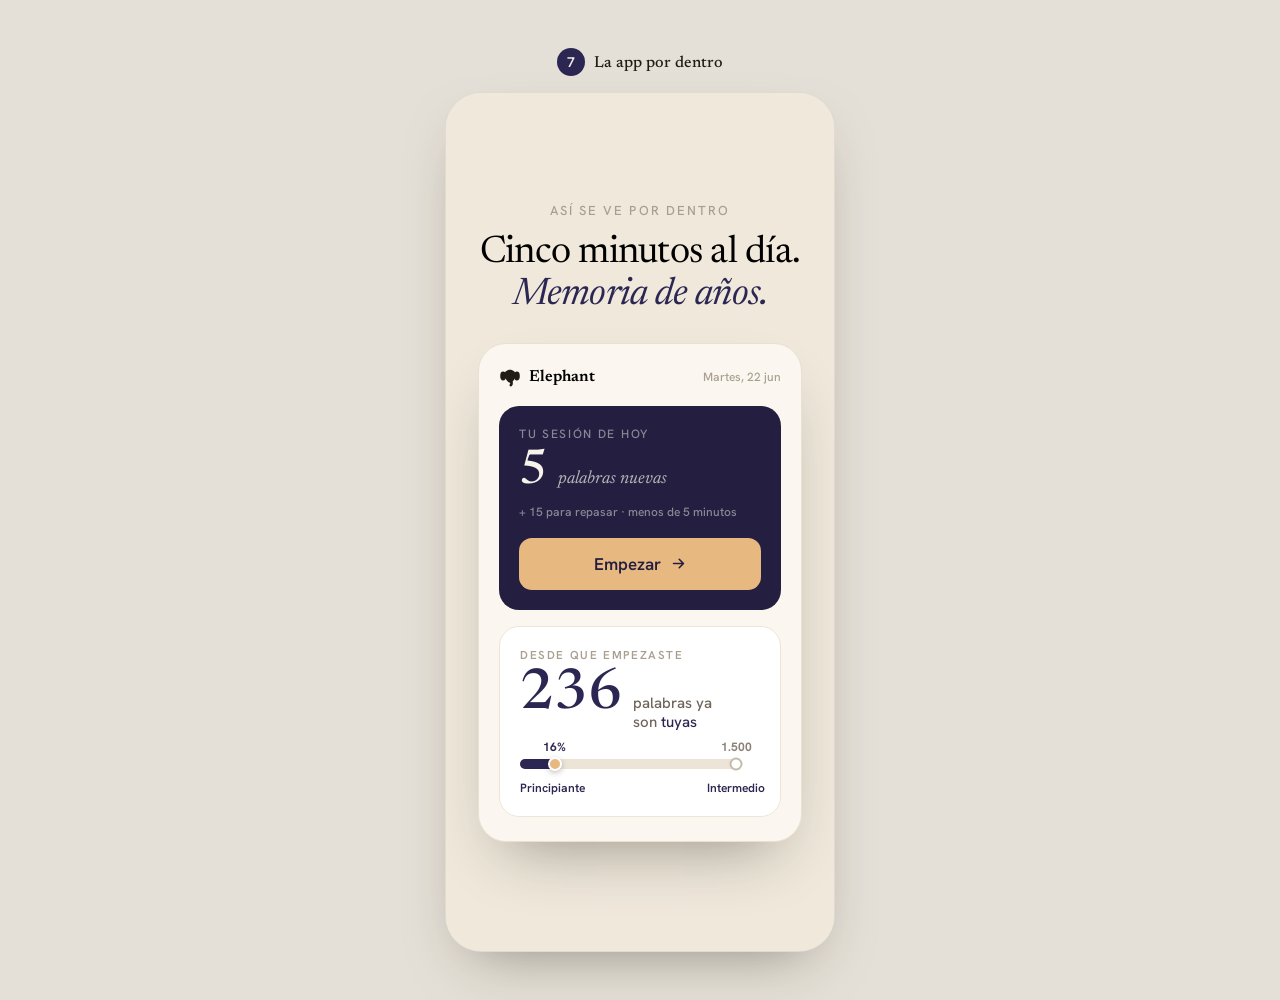
<file: Elephant Pantallas lado a lado.dc.html>
<!DOCTYPE html>
<html>
<head>
<meta charset="utf-8">
<meta name="viewport" content="width=device-width, initial-scale=1">
<script src="./support.js"></script>
</head>
<body>
<x-dc>
<helmet>
<link rel="preconnect" href="https://fonts.googleapis.com">
<link rel="preconnect" href="https://fonts.gstatic.com" crossorigin>
<link href="https://fonts.googleapis.com/css2?family=Hanken+Grotesk:wght@400;500;600;700&family=Newsreader:ital,opsz,wght@0,6..72,300;0,6..72,400;0,6..72,500;0,6..72,600;1,6..72,400;1,6..72,500&display=swap" rel="stylesheet">
<style>
  *{box-sizing:border-box;}
  body{margin:0;-webkit-font-smoothing:antialiased;text-rendering:optimizeLegibility;}
</style>
</helmet>

<div style="min-height:100vh;background:#E5E0D7;display:flex;flex-direction:column;align-items:center;justify-content:center;gap:16px;padding:48px 24px;font-family:'Newsreader',serif;">

  <div style="display:flex;align-items:baseline;gap:9px;font-family:'Hanken Grotesk',sans-serif;">
    <span style="display:inline-flex;align-items:center;justify-content:center;min-width:28px;height:28px;padding:0 7px;border-radius:14px;background:#2B2752;color:#F4EFE7;font:600 14px 'Hanken Grotesk',sans-serif;">7</span>
    <span style="font:500 16px 'Newsreader',serif;color:#221C16;">La app por dentro</span>
  </div>

  <div style="width:390px;height:860px;overflow:auto;background:#F4EFE7;border-radius:36px;box-shadow:0 24px 60px -28px rgba(40,34,24,0.5);border:1px solid rgba(40,34,24,0.1);position:relative;">
    <section style="position:relative;min-height:100%;display:flex;flex-direction:column;align-items:center;justify-content:center;padding:clamp(44px,9vw,72px) clamp(20px,5vw,32px);background:#EFE8DB;">
      <div style="text-align:center;margin-bottom:26px;">
        <div style="font:500 13px 'Hanken Grotesk';letter-spacing:0.16em;text-transform:uppercase;color:#A99F90;">Así se ve por dentro</div>
        <h2 style="font:400 clamp(28px,7vw,38px)/1.1 'Newsreader',serif;letter-spacing:-0.02em;margin:14px 0 0;">Cinco minutos al día.<br><span style="font-style:italic;color:#2B2752;">Memoria de años.</span></h2>
      </div>

      <!-- mockup de la app -->
      <div style="width:100%;max-width:340px;background:#FBF7F0;border:1px solid #E8E1D3;border-radius:28px;padding:22px 20px 24px;box-shadow:0 30px 60px -28px rgba(40,34,24,0.45);">

        <!-- header -->
        <div style="display:flex;align-items:center;justify-content:space-between;">
          <div style="display:flex;align-items:center;gap:8px;">
            <svg width="22" height="22" viewBox="0 0 64 64"><g fill="#221C16"><ellipse cx="12" cy="29" rx="8.5" ry="13"/><ellipse cx="52" cy="29" rx="8.5" ry="13"/><path d="M16 26 C16 15 25 11 32 11 C39 11 48 15 48 26 C48 35 44 41 40 44 C40.5 49 41 53 38 57.5 C36 60.5 32 60.5 31 57.5 C30.2 55 31.5 51.5 33 49.5 C27 47 18 40 16 26 Z"/></g></svg>
            <span style="font:600 16px 'Newsreader',serif;">Elephant</span>
          </div>
          <span style="font:500 12px 'Hanken Grotesk';color:#A99F90;">Martes, 22 jun</span>
        </div>

        <!-- 1 · ACCIÓN DEL DÍA -->
        <div style="margin-top:18px;background:#241F40;border-radius:20px;padding:20px;color:#F4EFE7;">
          <div style="font:500 12px 'Hanken Grotesk';letter-spacing:0.14em;text-transform:uppercase;color:rgba(244,239,231,0.5);">Tu sesión de hoy</div>
          <div style="display:flex;align-items:baseline;gap:10px;margin-top:8px;">
            <span style="font:500 48px/0.95 'Newsreader',serif;color:#F7F3EA;">5</span>
            <span style="font:400 18px 'Newsreader',serif;font-style:italic;color:rgba(244,239,231,0.72);">palabras nuevas</span>
          </div>
          <div style="font:500 12px 'Hanken Grotesk';color:rgba(244,239,231,0.5);margin-top:8px;">+ 15 para repasar · menos de 5 minutos</div>
          <button style="display:flex;align-items:center;justify-content:center;gap:9px;width:100%;margin-top:18px;background:#E8B881;color:#241F40;border:none;border-radius:13px;padding:15px;font:600 17px 'Hanken Grotesk';cursor:pointer;">
            Empezar
            <svg width="17" height="17" viewBox="0 0 24 24" fill="none" stroke="#241F40" stroke-width="2.2" stroke-linecap="round" stroke-linejoin="round"><path d="M5 12 h13 M13 6 l6 6 -6 6"/></svg>
          </button>
        </div>

        <!-- 2 · TU PROGRESO (héroe) -->
        <div style="margin-top:16px;background:#fff;border:1px solid #EDE6D8;border-radius:20px;padding:20px;">
          <div style="font:600 11.5px 'Hanken Grotesk';letter-spacing:0.14em;text-transform:uppercase;color:#A99F90;">Desde que empezaste</div>
          <div style="display:flex;align-items:baseline;gap:11px;margin-top:8px;">
            <span style="font:500 56px/0.9 'Newsreader',serif;color:#2B2752;">236</span>
            <span style="font:500 15px/1.3 'Hanken Grotesk';color:#6E655A;">palabras ya<br>son <span style="color:#2B2752;">tuyas</span></span>
          </div>

          <!-- barra · nivel actual -->
          <div style="margin-top:26px;margin-right:24px;">
            <div style="position:relative;height:10px;border-radius:6px;background:#ECE4D6;">
              <div style="position:absolute;left:16%;top:-20px;transform:translateX(-50%);font:700 12px 'Hanken Grotesk';color:#2B2752;white-space:nowrap;">16%</div>
              <div style="position:absolute;left:0;top:0;bottom:0;width:16%;background:#2B2752;border-radius:6px;"></div>
              <div style="position:absolute;left:16%;top:50%;width:14px;height:14px;border-radius:50%;background:#E8B881;border:2.5px solid #fff;transform:translate(-50%,-50%);box-shadow:0 2px 6px -1px rgba(40,34,24,0.4);"></div>
              <div style="position:absolute;right:0;top:-20px;transform:translateX(50%);font:700 12px 'Hanken Grotesk';color:#8B8174;white-space:nowrap;">1.500</div>
              <div style="position:absolute;right:0;top:50%;width:13px;height:13px;border-radius:50%;background:#fff;border:2px solid #C4BBAA;transform:translate(50%,-50%);"></div>
            </div>
            <div style="display:flex;justify-content:space-between;align-items:baseline;margin-top:11px;">
              <span style="font:600 12px 'Hanken Grotesk';color:#2B2752;">Principiante</span>
              <span style="font:600 12px 'Hanken Grotesk';color:#2B2752;transform:translateX(50%);display:inline-block;">Intermedio</span>
            </div>
          </div>
        </div>

      </div>
    </section>
  </div>

</div>
</x-dc>
</body>
</html>
</file>
<file: landing/styles.css>
/* ====================================================================
   Elephant — landing PWA (vanilla). Tokens + base + keyframes.
   Fidelidad alta: colores, tipografías y motion son los definitivos.
   ==================================================================== */

:root {
  --bg: #F4EFE7;
  --bg2: #EFE8DB;
  --card: #FBF7F0;
  --indigo: #2B2752;
  --indigo-deep: #241F40;
  --gold: #E8B881;
  --ink: #221C16;
  --text2: #6E655A;
  --muted: #A99F90;
  --muted2: #8B8174;
  --muted3: #B0917E;
  --green: #5C7A61;
  --green2: #8FB596;
  --lilac: #8E88C4;
  --terracota: #BC5640;
}

* { box-sizing: border-box; }
html { scroll-behavior: smooth; }
body {
  margin: 0;
  -webkit-font-smoothing: antialiased;
  text-rendering: optimizeLegibility;
  background: #DCD5C8; /* gris arena a los lados de la columna */
  font-family: 'Newsreader', serif;
  color: var(--ink);
}
input, select, textarea { font-size: max(16px, 1em); }
button { min-height: 44px; }
img, svg { max-width: 100%; }
:focus-visible { outline: 2px solid var(--indigo); outline-offset: 3px; border-radius: 4px; }
input:focus { outline: none; }
::selection { background: var(--gold); color: var(--ink); }

/* Columna móvil centrada con fondo gris a los lados */
.shell {
  max-width: 430px;
  margin: 0 auto;
  background: var(--bg);
  min-height: 100svh;
  box-shadow: 0 0 80px -30px rgba(40, 34, 24, 0.45);
}

/* Secciones de scroll vertical */
section.screen {
  position: relative;
  min-height: 100svh;
  display: flex;
  flex-direction: column;
}

/* Utilidades de estado (mostrar/ocultar sub-vistas) */
[hidden] { display: none !important; }

/* ===== Keyframes (idénticos al diseño) ===== */
@keyframes reveal { from { transform: translateY(12px); } to { transform: none; } }
@keyframes fadeUp { from { transform: translateY(7px); } to { transform: none; } }
@keyframes breathe { 0%,100% { opacity: .5; transform: scale(.94); } 50% { opacity: .95; transform: scale(1); } }
@keyframes floaty { 0%,100% { transform: translateY(0); } 50% { transform: translateY(-6px); } }
@keyframes nudge { 0%,100% { transform: translateY(0); opacity: .5; } 50% { transform: translateY(5px); opacity: 1; } }
@keyframes loaderdot { 0%,80%,100% { opacity: .25; transform: translateY(0); } 40% { opacity: 1; transform: translateY(-5px); } }
@keyframes spin { to { transform: rotate(360deg); } }
@keyframes spitPop {
  0% { opacity: 0; transform: rotate(-8deg) scale(.6); }
  60% { opacity: 1; transform: rotate(-8deg) scale(1.12); }
  100% { opacity: 1; transform: rotate(-8deg) scale(1); }
}
@keyframes mqL { from { transform: translateX(0); } to { transform: translateX(-50%); } }
@keyframes mqR { from { transform: translateX(-50%); } to { transform: translateX(0); } }
@keyframes growBar { from { width: 0; } }

@media (prefers-reduced-motion: reduce) {
  * {
    animation-duration: .001ms !important;
    animation-iteration-count: 1 !important;
    transition-duration: .001ms !important;
  }
  html { scroll-behavior: auto; }
}

/* Botones de palabras del selector — hover */
.pick-word { transition: border-color .18s ease, background .18s ease; }
.pick-word:hover { border-color: var(--indigo); background: var(--card); }

/* Reveal helper aplicado por JS */
.anim-reveal { animation: reveal .42s cubic-bezier(.16, 1, .3, 1) both; }
.anim-fadeup { animation: fadeUp .35s ease both; }
</file>
